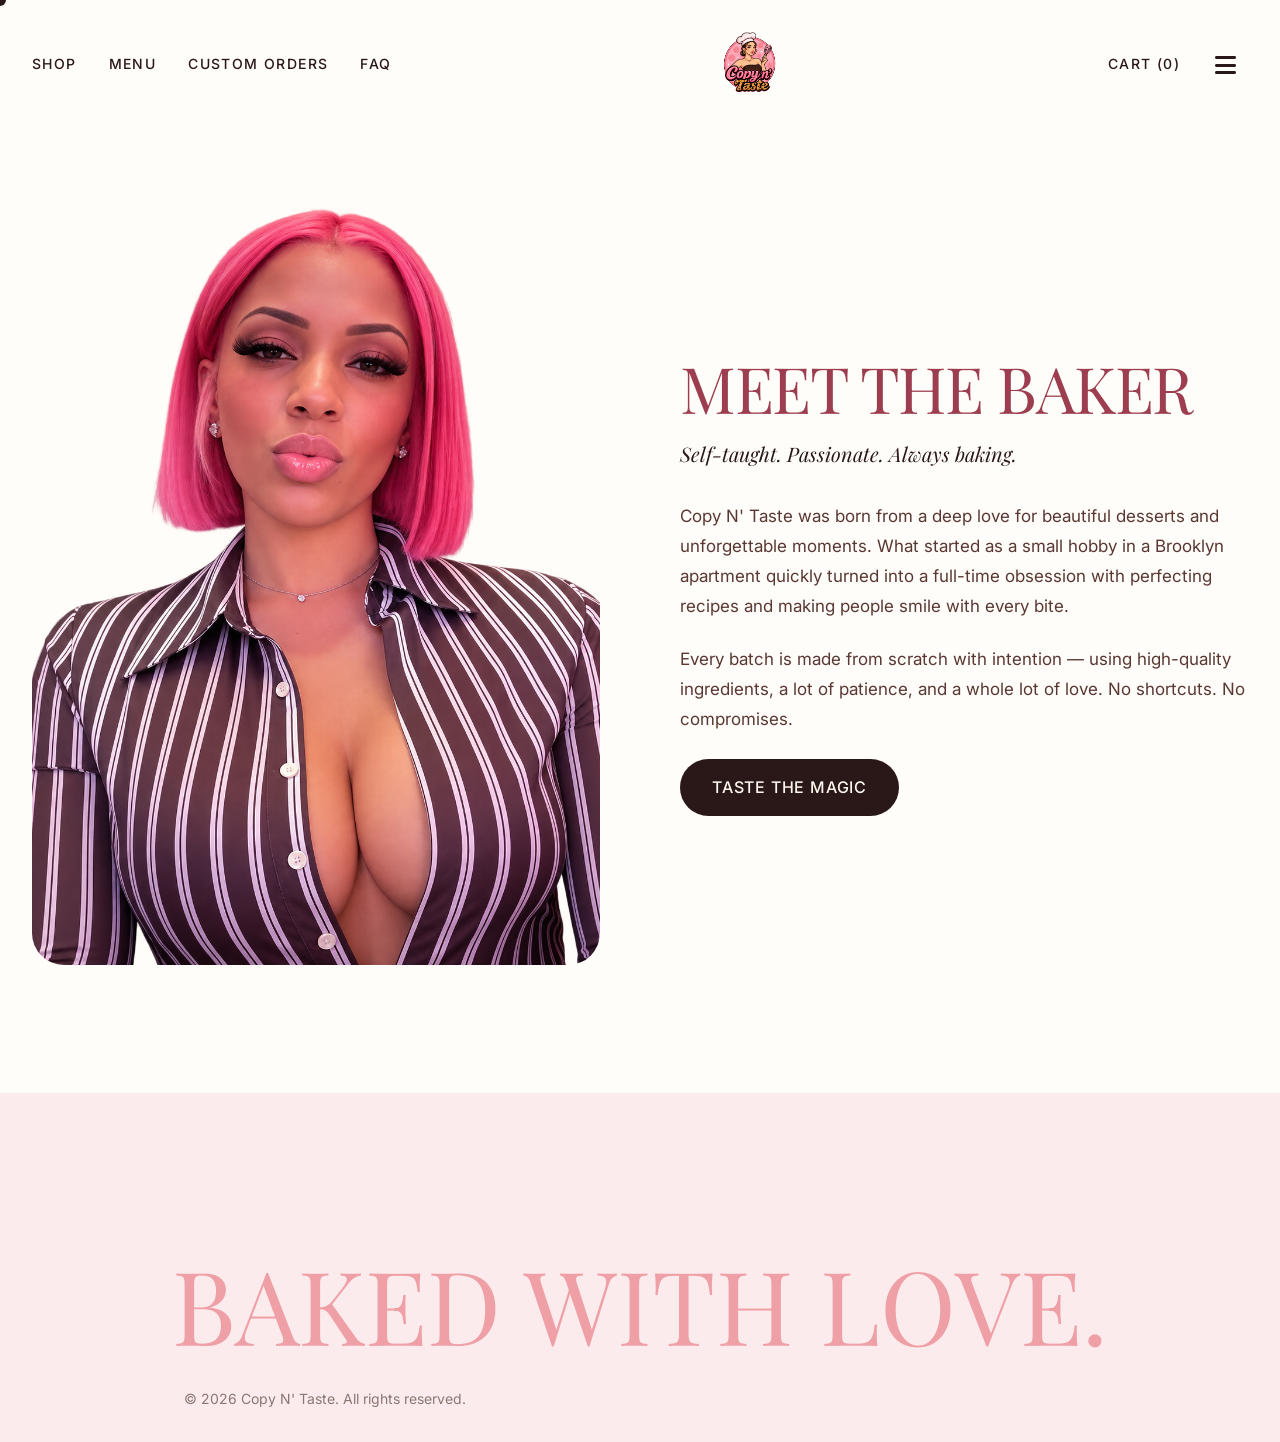
<file: about.html>
<!DOCTYPE html>
<html lang="en">
<head>
  <meta charset="UTF-8">
  <meta name="viewport" content="width=device-width, initial-scale=1.0">
  <title>About Us | Copy N' Taste</title>
  <meta name="description" content="Meet the baker behind Copy N' Taste — custom baked goods made with love in Brooklyn, NY.">
  
  <!-- Favicon -->
  <link rel="icon" type="image/png" href="favicon.png">
  <link rel="apple-touch-icon" href="favicon.png">

  <link rel="preconnect" href="https://fonts.googleapis.com">
  <link rel="preconnect" href="https://fonts.gstatic.com" crossorigin>
  <link rel="stylesheet" href="https://fonts.googleapis.com/css2?family=Inter:wght@300;400;500;600&family=Playfair+Display:ital,wght@0,400;0,700;1,400&display=swap">
  <link rel="stylesheet" href="css/style.css">
  <link rel="stylesheet" href="css/responsive.css">
  <link rel="stylesheet" href="https://cdnjs.cloudflare.com/ajax/libs/font-awesome/6.4.0/css/all.min.css">

  <style>
    .about-grid {
      display: grid;
      grid-template-columns: 1fr 1fr;
      gap: 5rem;
      align-items: center;
      padding: calc(var(--spacing-xl) + 80px) 0 var(--spacing-xl);
    }

    .about-baker-img {
      width: 100%;
      border-radius: var(--border-radius-lg);
      aspect-ratio: 3 / 4;
      object-fit: cover;
      display: block;
    }

    .about-text h1 {
      color: var(--berry);
      font-size: clamp(2.5rem, 5vw, 5rem);
      margin-bottom: 0.75rem;
    }

    .about-tagline {
      font-size: 1.25rem;
      font-family: var(--font-heading);
      font-style: italic;
      color: var(--chocolate);
      margin-bottom: 2rem;
    }

    .about-body {
      margin-bottom: 1.5rem;
      font-size: 1.0625rem;
      line-height: 1.75;
      max-width: 55ch;
    }

    /* Mobile */
    @media (max-width: 767px) {
      .about-grid {
        grid-template-columns: 1fr;
        gap: 2.5rem;
        padding: calc(var(--spacing-lg) + 70px) 0 var(--spacing-lg);
      }

      .about-baker-img {
       
        border-radius: var(--border-radius-md);
        max-height: 380px;
      }

      .about-text h1 {
        font-size: clamp(2.25rem, 9vw, 3rem);
      }

      .about-tagline {
        font-size: 1.0625rem;
        margin-bottom: 1.5rem;
      }

      .about-body {
        font-size: 1rem;
        max-width: 100%;
      }

      .about-text .btn {
        width: 100%;
        justify-content: center;
      }
    }
  </style>
</head>
<body>

  <div class="custom-cursor"></div>

  <!-- Mobile Menu Overlay -->
  <div class="mobile-overlay">
    <div class="mobile-nav-links">
      <a href="shop.html" class="mobile-nav-link">Shop</a>
      <a href="menu.html" class="mobile-nav-link">Menu</a>
      <a href="custom-orders.html" class="mobile-nav-link">Custom Orders</a>
      <a href="about.html" class="mobile-nav-link">About</a>
      <a href="faq.html" class="mobile-nav-link">FAQ</a>
    </div>
  </div>

  <!-- Navbar -->
  <nav class="navbar scrolled">
    <div class="nav-links desktop-only">
      <a href="shop.html" class="nav-link">Shop</a>
      <a href="menu.html" class="nav-link">Menu</a>
      <a href="custom-orders.html" class="nav-link">Custom Orders</a>
      <a href="faq.html" class="nav-link">FAQ</a>
    </div>
    <a href="index.html" class="logo">
      <img src="images/logo.png" alt="Copy N' Taste" class="logo-img">
    </a>
    <div class="nav-icons">
      <a href="cart.html" class="nav-link cart-link">Cart <span class="cart-count">(0)</span></a>
      <button class="mobile-menu-btn" aria-label="Open menu">
        <i class="fas fa-bars"></i>
      </button>
    </div>
  </nav>

  <!-- About Content -->
  <section style="padding: 0;">
    <div class="container">
      <div class="about-grid">

        <!-- Baker Image -->
        <div>
          <img src="images/baker.jpg" alt="Meet the Baker — Copy N' Taste" class="about-baker-img">
        </div>

        <!-- Text Content -->
        <div class="about-text">
          <h1>MEET THE BAKER</h1>
          <p class="about-tagline">Self-taught. Passionate. Always baking.</p>
          <p class="about-body">Copy N' Taste was born from a deep love for beautiful desserts and unforgettable moments. What started as a small hobby in a Brooklyn apartment quickly turned into a full-time obsession with perfecting recipes and making people smile with every bite.</p>
          <p class="about-body">Every batch is made from scratch with intention — using high-quality ingredients, a lot of patience, and a whole lot of love. No shortcuts. No compromises.</p>
          <a href="shop.html" class="btn btn-primary btn-magnetic">
            <span class="btn-inner">Taste the Magic</span>
          </a>
        </div>

      </div>
    </div>
  </section>

  <!-- Footer -->
  <footer class="footer">
    <div class="container">
      <div class="footer-bottom" style="border-top: none;">
        <div class="footer-big-text" style="font-size: clamp(2rem, 8vw, 8rem);">BAKED WITH LOVE.</div>
        <p style="font-size: 0.875rem; color: var(--muted);">&copy; 2026 Copy N' Taste. All rights reserved.</p>
      </div>
    </div>
  </footer>

  <script src="https://cdnjs.cloudflare.com/ajax/libs/gsap/3.12.2/gsap.min.js"></script>
  <script src="js/main.js"></script>
</body>
</html>
</file>
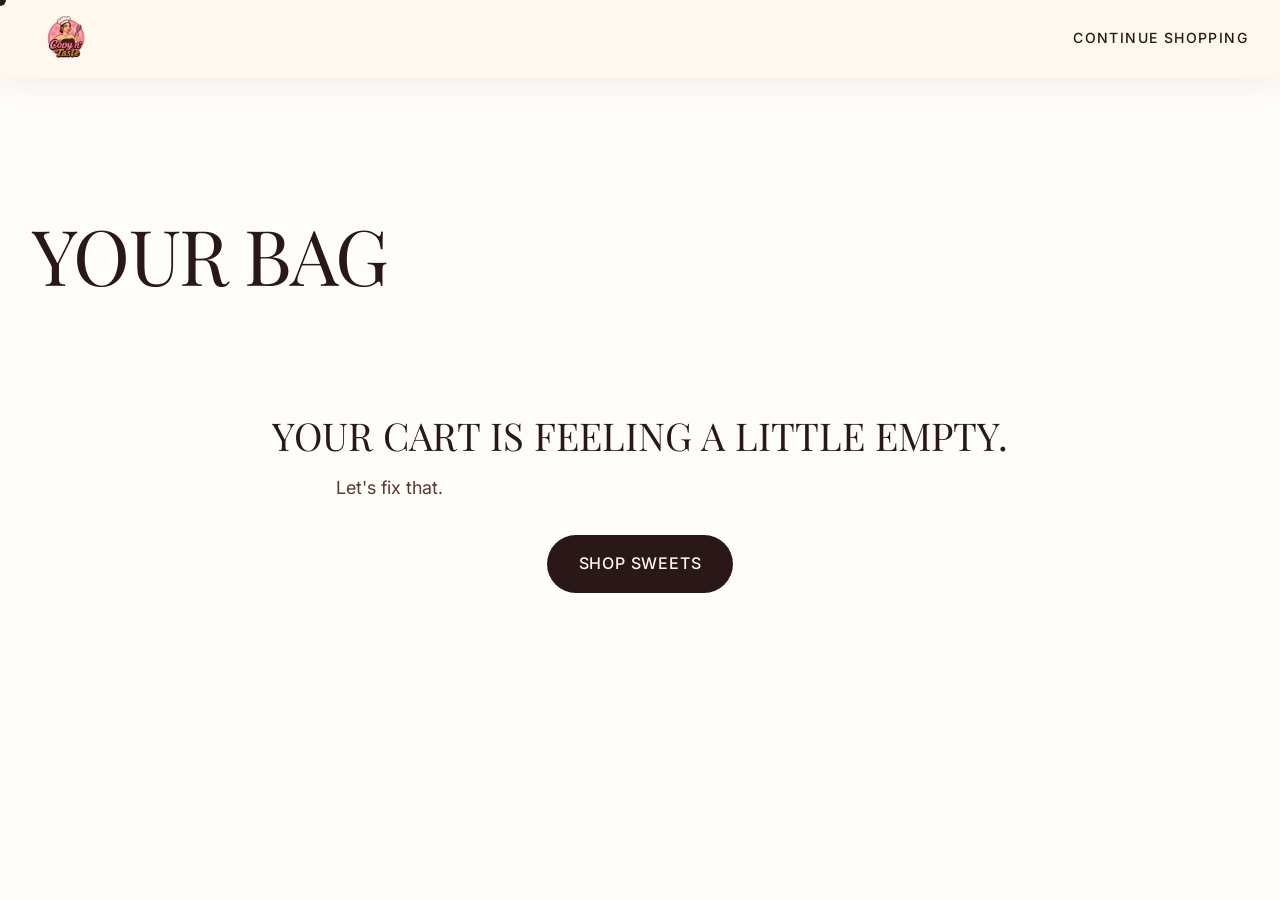
<file: cart.html>
<!DOCTYPE html>
<html lang="en">
<head>
  <meta charset="UTF-8">
  <meta name="viewport" content="width=device-width, initial-scale=1.0">
  <!-- Favicon -->
  <link rel="icon" type="image/png" href="favicon.png">
  <link rel="apple-touch-icon" href="favicon.png">

  <title>Your Bag | Copy N' Taste</title>
  
  <link rel="stylesheet" href="css/style.css">
  <link rel="stylesheet" href="css/responsive.css">
  <link rel="stylesheet" href="https://cdnjs.cloudflare.com/ajax/libs/font-awesome/6.4.0/css/all.min.css">
  
  <style>
    .cart-page-section { padding: calc(var(--spacing-xl) + 80px) 0 var(--spacing-xl); }
    .cart-table { width: 100%; border-collapse: collapse; margin-bottom: 3rem; }
    .cart-table th { text-align: left; padding: 1rem; border-bottom: 1px solid var(--muted); font-family: var(--font-body); text-transform: uppercase; letter-spacing: 0.1em; font-size: 0.875rem; }
    .cart-table td { padding: 1.5rem 1rem; border-bottom: 1px solid rgba(41,24,23,0.1); vertical-align: middle; }
    .cart-item-info { display: flex; align-items: center; gap: 1.5rem; }
    .cart-item-img-lg { width: 100px; height: 100px; object-fit: cover; border-radius: var(--border-radius-sm); }
    .cart-totals { max-width: 400px; margin-left: auto; background: var(--pink-soft); padding: 2rem; border-radius: var(--border-radius-md); }
    .promo-form { display: flex; margin-bottom: 2rem; }
    .promo-input { flex: 1; padding: 0.75rem; border: 1px solid var(--muted); border-radius: var(--border-radius-sm) 0 0 var(--border-radius-sm); background: transparent; }
    .promo-btn { padding: 0.75rem 1.5rem; background: var(--chocolate); color: var(--cream); border: none; border-radius: 0 var(--border-radius-sm) var(--border-radius-sm) 0; cursor: pointer; }
    
    @media (max-width: 768px) {
      .cart-table thead { display: none; }
      .cart-table, .cart-table tbody, .cart-table tr, .cart-table td { display: block; width: 100%; }
      .cart-table tr { margin-bottom: 1rem; border: 1px solid rgba(41,24,23,0.1); padding: 1rem; border-radius: var(--border-radius-sm); }
      .cart-table td { padding: 0.5rem 0; border: none; text-align: right; }
      .cart-table td:first-child { text-align: left; }
      .cart-item-info { flex-direction: column; align-items: flex-start; }
    }
  </style>
</head>
<body>

  <!-- Custom Cursor -->
  <div class="custom-cursor"></div>

  <!-- Navbar -->
  <nav class="navbar scrolled">
    <a href="index.html" class="logo"><img src="images/logo.png" alt="Copy N' Taste" class="logo-img"></a>
    <div class="nav-icons">
      <a href="shop.html" class="nav-link">Continue Shopping</a>
    </div>
  </nav>

  <section class="cart-page-section">
    <div class="container">
      <h1 style="margin-bottom: 3rem;">Your Bag</h1>
      
      <div id="full-cart-container">
        <!-- Rendered by JS -->
      </div>
      
    </div>
  </section>

  <!-- Scripts -->
  <script src="js/cart.js"></script>
  <script src="js/main.js"></script>
  <script>
    document.addEventListener('DOMContentLoaded', () => {
      const container = document.getElementById('full-cart-container');
      const cartData = JSON.parse(localStorage.getItem('cnt_cart')) || [];
      
      if(cartData.length === 0) {
        container.innerHTML = `
          <div style="text-align:center; padding: 4rem 0;">
            <h3>YOUR CART IS FEELING A LITTLE EMPTY.</h3>
            <p style="margin: 1rem 0 2rem;">Let's fix that.</p>
            <a href="shop.html" class="btn btn-primary">Shop Sweets</a>
          </div>
        `;
        return;
      }
      
      let html = `
        <table class="cart-table">
          <thead>
            <tr>
              <th>Product</th>
              <th>Price</th>
              <th>Quantity</th>
              <th>Total</th>
            </tr>
          </thead>
          <tbody>
      `;
      
      let subtotal = 0;
      cartData.forEach(item => {
        const total = item.price * item.quantity;
        subtotal += total;
        html += `
          <tr>
            <td>
              <div class="cart-item-info">
                <img src="${item.image}" alt="${item.name}" class="cart-item-img-lg">
                <div>
                  <h4>${item.name}</h4>
                  <button onclick="window.removeFromCart('${item.id}'); location.reload();" style="background:none;border:none;color:var(--muted);text-decoration:underline;cursor:pointer;margin-top:0.5rem;font-size:0.875rem;">Remove</button>
                </div>
              </div>
            </td>
            <td>$${item.price.toFixed(2)}</td>
            <td>
              <div class="quantity-controls">
                <button class="qty-btn" onclick="window.updateQuantity('${item.id}', ${item.quantity - 1}); location.reload();">-</button>
                <span>${item.quantity}</span>
                <button class="qty-btn" onclick="window.updateQuantity('${item.id}', ${item.quantity + 1}); location.reload();">+</button>
              </div>
            </td>
            <td><strong>$${total.toFixed(2)}</strong></td>
          </tr>
        `;
      });
      
      html += `</tbody></table>`;
      
      html += `
        <div class="cart-totals">
          <div class="promo-form">
            <input type="text" class="promo-input" placeholder="Promo Code">
            <button class="promo-btn" onclick="alert('Promo code applied!')">Apply</button>
          </div>
          <div style="display:flex;justify-content:space-between;margin-bottom:1rem;">
            <span>Subtotal</span>
            <span>$${subtotal.toFixed(2)}</span>
          </div>
          <div style="display:flex;justify-content:space-between;margin-bottom:2rem;font-size:0.875rem;color:var(--muted);">
            <span>Taxes & Shipping</span>
            <span>Calculated at checkout</span>
          </div>
          <a href="checkout.html" class="btn btn-primary" style="width:100%;">Proceed to Checkout</a>
        </div>
      `;
      
      container.innerHTML = html;
    });
  </script>
</body>
</html>
</file>
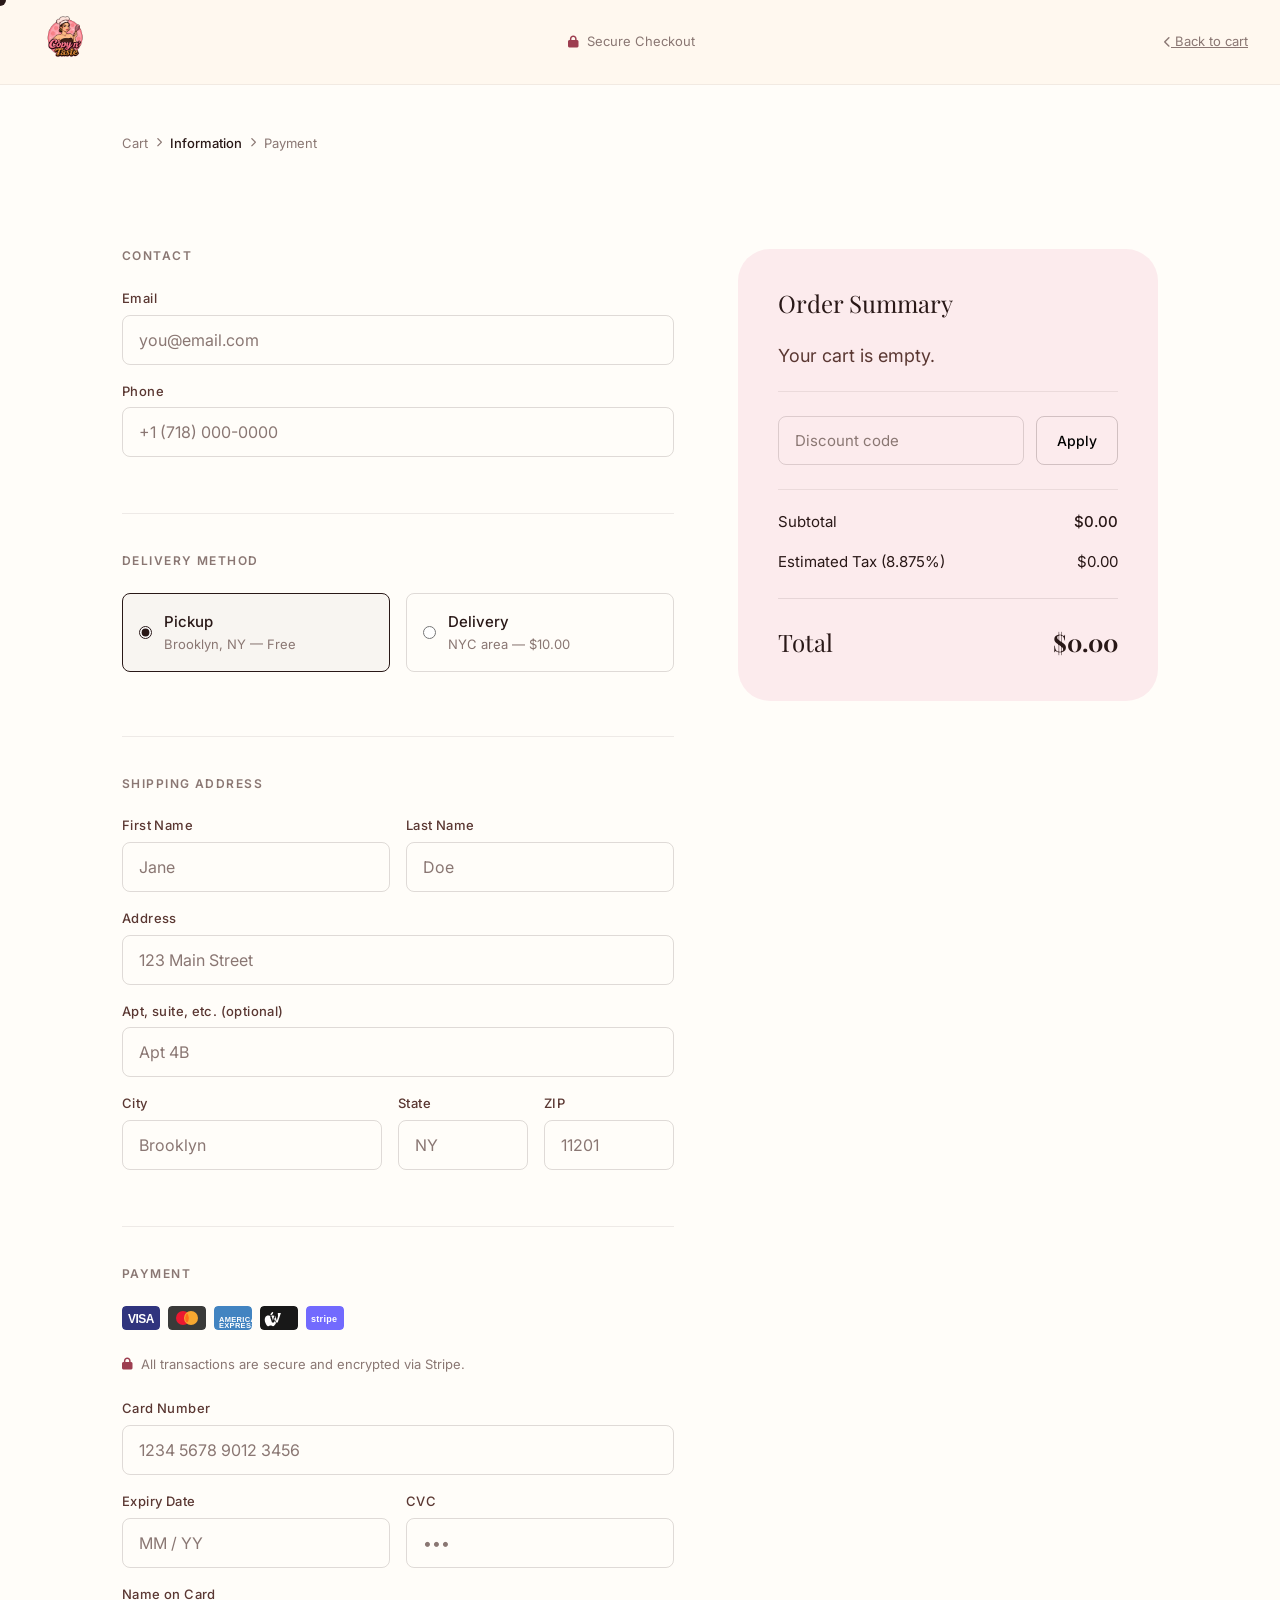
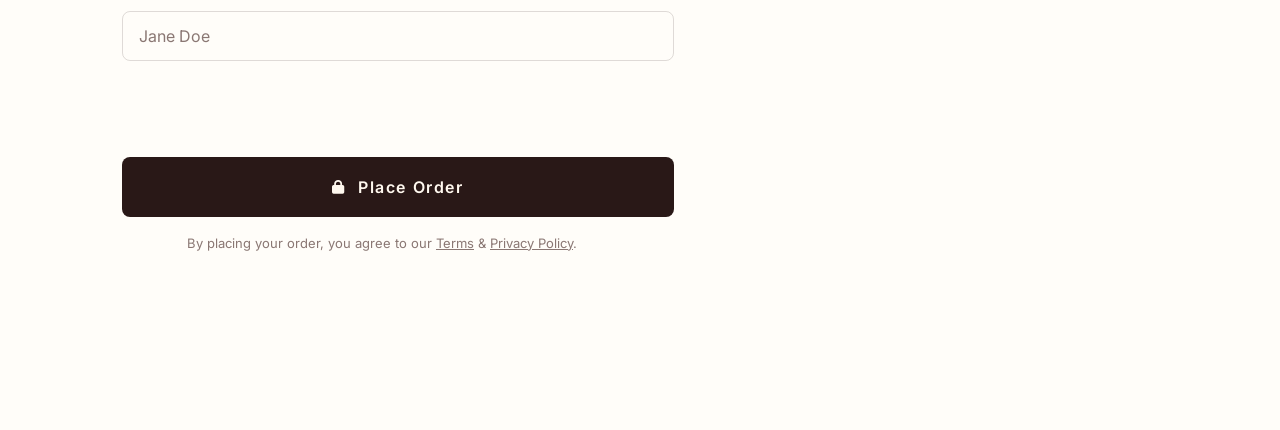
<file: checkout.html>
<!DOCTYPE html>
<html lang="en">
<head>
  <meta charset="UTF-8">
  <meta name="viewport" content="width=device-width, initial-scale=1.0">
  <!-- Favicon -->
  <link rel="icon" type="image/png" href="favicon.png">
  <link rel="apple-touch-icon" href="favicon.png">

  <title>Checkout | Copy N' Taste</title>
  <meta name="description" content="Secure checkout for Copy N' Taste custom baked goods.">
  
  <link rel="preconnect" href="https://fonts.googleapis.com">
  <link rel="preconnect" href="https://fonts.gstatic.com" crossorigin>
  <link rel="stylesheet" href="https://fonts.googleapis.com/css2?family=Inter:wght@300;400;500;600&family=Playfair+Display:ital,wght@0,400;0,700;1,400&display=swap">
  <link rel="stylesheet" href="css/style.css">
  <link rel="stylesheet" href="css/responsive.css">
  <link rel="stylesheet" href="https://cdnjs.cloudflare.com/ajax/libs/font-awesome/6.4.0/css/all.min.css">
  
  <style>
    body { background-color: var(--warm-white); }
    
    .checkout-nav {
      position: sticky;
      top: 0;
      z-index: 100;
      background: rgba(255,248,239,0.95);
      backdrop-filter: blur(15px);
      border-bottom: 1px solid rgba(41,24,23,0.06);
      padding: 1rem 2rem;
      display: flex;
      justify-content: space-between;
      align-items: center;
    }

    .checkout-page-wrap {
      max-width: 1100px;
      margin: 0 auto;
      padding: 3rem 2rem 6rem;
    }

    .checkout-breadcrumb {
      display: flex;
      align-items: center;
      gap: 0.5rem;
      font-size: 0.8125rem;
      color: var(--muted);
      margin-bottom: 3rem;
    }

    .checkout-breadcrumb span.active {
      color: var(--chocolate);
      font-weight: 500;
    }

    .secure-badge {
      display: inline-flex;
      align-items: center;
      gap: 0.5rem;
      font-size: 0.8125rem;
      color: var(--muted);
    }

    .form-label {
      display: block;
      font-family: var(--font-body);
      font-size: 0.8125rem;
      font-weight: 500;
      letter-spacing: 0.03em;
      color: var(--brown);
      margin-bottom: 0.375rem;
    }

    .stripe-card-row {
      background: var(--warm-white);
      border: 1px solid rgba(41,24,23,0.15);
      border-radius: var(--border-radius-sm);
      padding: 1rem;
      margin-bottom: 1rem;
      font-family: var(--font-body);
      font-size: 0.9375rem;
      color: var(--muted);
      display: flex;
      align-items: center;
      gap: 0.75rem;
    }

    .stripe-lock {
      display: flex;
      align-items: center;
      gap: 0.5rem;
      font-size: 0.8125rem;
      color: var(--muted);
      margin-bottom: 1.5rem;
    }

    .card-brand-icons {
      display: flex;
      gap: 0.5rem;
      margin-bottom: 1.5rem;
      align-items: center;
      flex-wrap: wrap;
    }

    .card-brand-icons svg {
      border-radius: 4px;
      opacity: 0.9;
      transition: opacity 0.2s;
    }

    .card-brand-icons svg:hover {
      opacity: 1;
    }

    .submit-btn {
      width: 100%;
      padding: 1.25rem 2rem;
      font-size: 1rem;
      font-family: var(--font-body);
      font-weight: 600;
      letter-spacing: 0.1em;
      border-radius: var(--border-radius-sm);
      background: var(--chocolate);
      color: var(--cream);
      border: none;
      cursor: pointer;
      transition: all 0.3s ease;
      display: flex;
      align-items: center;
      justify-content: center;
      gap: 0.75rem;
      min-height: 56px;
    }

    .submit-btn:hover { background: var(--berry); }
    .submit-btn:disabled { opacity: 0.6; cursor: not-allowed; }

    .summary-divider {
      border: none;
      border-top: 1px solid rgba(41,24,23,0.08);
      margin: 1.25rem 0;
    }

    .promo-row {
      display: flex;
      gap: 0.75rem;
      margin: 1.5rem 0;
    }

    .promo-row input {
      flex: 1;
      font-size: 0.9375rem;
    }

    .promo-row button {
      padding: 0 1.25rem;
      background: transparent;
      border: 1px solid rgba(41,24,23,0.2);
      border-radius: var(--border-radius-sm);
      font-size: 0.875rem;
      font-family: var(--font-body);
      font-weight: 500;
      cursor: pointer;
      white-space: nowrap;
      transition: all 0.2s;
    }

    .promo-row button:hover {
      background: var(--chocolate);
      color: var(--cream);
      border-color: var(--chocolate);
    }

    @media (max-width: 767px) {
      .checkout-page-wrap { padding: 1.5rem 1rem 4rem; }
      .checkout-nav { padding: 0.75rem 1rem; }
      /* Back link hidden in nav on mobile — shown in the mobile-back-bar instead */
      .checkout-nav .back-link { display: none; }
      .mobile-back-bar { display: flex !important; }
    }
  </style>
</head>
<body>

  <div class="custom-cursor"></div>

  <!-- Minimal Checkout Nav -->
  <nav class="checkout-nav">
    <a href="index.html">
      <img src="images/logo.png" alt="Copy N' Taste" style="height: 44px; mix-blend-mode: multiply;">
    </a>
    <span class="secure-badge">
      <i class="fas fa-lock" style="font-size: 0.75rem; color: var(--berry);"></i>
      Secure Checkout
    </span>
    <a href="cart.html" class="back-link" style="font-size: 0.8125rem; color: var(--muted); text-decoration: underline;">
      <i class="fas fa-chevron-left" style="font-size: 0.7rem;"></i> Back to cart
    </a>
  </nav>

  <!-- Mobile-only back bar -->
  <div class="mobile-back-bar" style="display:none; align-items:center; padding: 0.75rem 1rem; border-bottom: 1px solid rgba(41,24,23,0.06); background: var(--warm-white);">
    <a href="cart.html" style="display:inline-flex; align-items:center; gap:0.5rem; font-size:0.875rem; font-weight:500; color:var(--chocolate);">
      <svg xmlns="http://www.w3.org/2000/svg" width="16" height="16" viewBox="0 0 24 24" fill="none" stroke="currentColor" stroke-width="2" stroke-linecap="round" stroke-linejoin="round"><polyline points="15 18 9 12 15 6"/></svg>
      Back to cart
    </a>
  </div>

  <div class="checkout-page-wrap">
    
    <!-- Breadcrumb -->
    <div class="checkout-breadcrumb">
      <a href="cart.html">Cart</a>
      <i class="fas fa-chevron-right" style="font-size: 0.6rem;"></i>
      <span class="active">Information</span>
      <i class="fas fa-chevron-right" style="font-size: 0.6rem;"></i>
      <span>Payment</span>
    </div>

    <div class="checkout-container">

      <!-- LEFT: Form -->
      <div class="checkout-form-col">
        <form id="checkout-form" novalidate>

          <!-- Contact -->
          <div class="checkout-section">
            <h3>Contact</h3>
            <div class="form-group">
              <label class="form-label" for="email">Email</label>
              <input type="email" id="email" class="form-control" placeholder="you@email.com" required>
            </div>
            <div class="form-group">
              <label class="form-label" for="phone">Phone</label>
              <input type="tel" id="phone" class="form-control" placeholder="+1 (718) 000-0000" required>
            </div>
          </div>

          <!-- Delivery Method -->
          <div class="checkout-section">
            <h3>Delivery Method</h3>
            <div class="delivery-options">
              <label class="delivery-option active" id="opt-pickup">
                <input type="radio" name="delivery" value="pickup" checked>
                <div>
                  <div style="font-weight:500; font-size:0.9375rem;">Pickup</div>
                  <div style="font-size:0.8125rem; color:var(--muted);">Brooklyn, NY &mdash; Free</div>
                </div>
              </label>
              <label class="delivery-option" id="opt-delivery">
                <input type="radio" name="delivery" value="delivery">
                <div>
                  <div style="font-weight:500; font-size:0.9375rem;">Delivery</div>
                  <div style="font-size:0.8125rem; color:var(--muted);">NYC area &mdash; $10.00</div>
                </div>
              </label>
            </div>
          </div>

          <!-- Shipping Address -->
          <div class="checkout-section" id="address-section">
            <h3>Shipping Address</h3>
            <div class="form-row">
              <div class="form-group" style="flex:1;">
                <label class="form-label" for="first-name">First Name</label>
                <input type="text" id="first-name" class="form-control" placeholder="Jane" required>
              </div>
              <div class="form-group" style="flex:1;">
                <label class="form-label" for="last-name">Last Name</label>
                <input type="text" id="last-name" class="form-control" placeholder="Doe" required>
              </div>
            </div>
            <div class="form-group">
              <label class="form-label" for="address">Address</label>
              <input type="text" id="address" class="form-control" placeholder="123 Main Street" required>
            </div>
            <div class="form-group">
              <label class="form-label" for="apt">Apt, suite, etc. (optional)</label>
              <input type="text" id="apt" class="form-control" placeholder="Apt 4B">
            </div>
            <div class="form-row">
              <div class="form-group" style="flex:2;">
                <label class="form-label" for="city">City</label>
                <input type="text" id="city" class="form-control" placeholder="Brooklyn" required>
              </div>
              <div class="form-group" style="flex:1;">
                <label class="form-label" for="state">State</label>
                <input type="text" id="state" class="form-control" placeholder="NY" required>
              </div>
              <div class="form-group" style="flex:1;">
                <label class="form-label" for="zip">ZIP</label>
                <input type="text" id="zip" class="form-control" placeholder="11201" required>
              </div>
            </div>
          </div>

          <!-- Payment -->
          <div class="checkout-section" style="border-bottom:none;">
            <h3>Payment</h3>
            <div class="card-brand-icons">
              <!-- Visa -->
              <svg xmlns="http://www.w3.org/2000/svg" role="img" viewBox="0 0 38 24" width="38" height="24" aria-label="Visa">
                <rect width="38" height="24" rx="4" fill="#1A1F71"/>
                <text x="6" y="17" font-family="Arial,sans-serif" font-size="12" font-weight="bold" fill="#fff" letter-spacing="-0.5">VISA</text>
              </svg>
              <!-- Mastercard -->
              <svg xmlns="http://www.w3.org/2000/svg" role="img" viewBox="0 0 38 24" width="38" height="24" aria-label="Mastercard">
                <rect width="38" height="24" rx="4" fill="#252525"/>
                <circle cx="15" cy="12" r="7" fill="#EB001B"/>
                <circle cx="23" cy="12" r="7" fill="#F79E1B"/>
                <path d="M19 7.2a7 7 0 0 1 0 9.6A7 7 0 0 1 19 7.2z" fill="#FF5F00"/>
              </svg>
              <!-- Amex -->
              <svg xmlns="http://www.w3.org/2000/svg" role="img" viewBox="0 0 38 24" width="38" height="24" aria-label="American Express">
                <rect width="38" height="24" rx="4" fill="#2E77BC"/>
                <text x="5" y="16" font-family="Arial,sans-serif" font-size="7.5" font-weight="bold" fill="#fff" letter-spacing="0.3">AMERICAN</text>
                <text x="5" y="22" font-family="Arial,sans-serif" font-size="7.5" font-weight="bold" fill="#fff" letter-spacing="0.3">EXPRESS</text>
              </svg>
              <!-- Apple Pay -->
              <svg xmlns="http://www.w3.org/2000/svg" role="img" viewBox="0 0 38 24" width="38" height="24" aria-label="Apple Pay">
                <rect width="38" height="24" rx="4" fill="#000"/>
                <path d="M12.5 8.3c.5-.6.8-1.4.7-2.2-.7 0-1.6.5-2.1 1.1-.5.5-.8 1.3-.7 2.1.7.1 1.5-.4 2.1-1zm.7 1.1c-1.2-.1-2.2.7-2.7.7-.5 0-1.4-.7-2.3-.6-1.2 0-2.3.7-2.9 1.7-1.2 2.2-.3 5.4.9 7.2.6.9 1.3 1.8 2.2 1.8.9 0 1.2-.6 2.3-.6 1.1 0 1.4.6 2.3.6.9 0 1.5-.9 2.1-1.7.7-.9 1-1.8 1-1.8s-1.8-.7-1.9-2.9c0-1.8 1.5-2.7 1.5-2.7s-.8-1.6-2.5-1.7zm5.8-2.3h1.9l-3.2 9.5h-1.7l-1-3.2h-.1l-1 3.2H12l-2.1-6.3h1.8l1.2 4.2h.1l1.1-4.2h1.5l1.1 4.2h.1l1.2-4.2-.2-3.2z" fill="#fff"/>
              </svg>
              <!-- Stripe badge -->
              <svg xmlns="http://www.w3.org/2000/svg" role="img" viewBox="0 0 38 24" width="38" height="24" aria-label="Stripe">
                <rect width="38" height="24" rx="4" fill="#635BFF"/>
                <text x="5" y="16" font-family="Arial,sans-serif" font-size="9" font-weight="bold" fill="#fff" letter-spacing="0.3">stripe</text>
              </svg>
            </div>
            <div class="stripe-lock">
              <i class="fas fa-lock" style="color: var(--berry); font-size: 0.75rem;"></i>
              All transactions are secure and encrypted via Stripe.
            </div>
            <div class="form-group">
              <label class="form-label">Card Number</label>
              <input type="text" class="form-control" id="card-number" placeholder="1234 5678 9012 3456" maxlength="19" required>
            </div>
            <div class="form-row">
              <div class="form-group" style="flex:1;">
                <label class="form-label">Expiry Date</label>
                <input type="text" class="form-control" placeholder="MM / YY" maxlength="7" required>
              </div>
              <div class="form-group" style="flex:1;">
                <label class="form-label">CVC</label>
                <input type="text" class="form-control" placeholder="&bull;&bull;&bull;" maxlength="4" required>
              </div>
            </div>
            <div class="form-group">
              <label class="form-label">Name on Card</label>
              <input type="text" class="form-control" placeholder="Jane Doe" required>
            </div>
          </div>

          <button type="submit" class="submit-btn" id="place-order-btn">
            <i class="fas fa-lock" style="font-size: 0.875rem;"></i>
            <span id="btn-text">Place Order</span>
          </button>

          <p style="text-align:center; font-size:0.8125rem; color:var(--muted); margin-top:1rem;">
            By placing your order, you agree to our 
            <a href="#" style="text-decoration:underline;">Terms</a> &amp; 
            <a href="#" style="text-decoration:underline;">Privacy Policy</a>.
          </p>

        </form>
      </div>

      <!-- RIGHT: Order Summary -->
      <div class="checkout-summary-col">
        <div class="checkout-summary">
          <h3 style="font-family:var(--font-heading); font-size:1.5rem; margin-bottom:1.5rem; font-weight:400;">Order Summary</h3>
          <div class="checkout-summary-items">
            <!-- Injected by checkout.js -->
          </div>
          <hr class="summary-divider">
          <div class="promo-row">
            <input type="text" class="form-control" placeholder="Discount code" id="promo-input">
            <button type="button" onclick="applyPromo()">Apply</button>
          </div>
          <hr class="summary-divider">
          <div class="summary-item">
            <span>Subtotal</span>
            <span class="checkout-subtotal" style="font-weight:500;">$0.00</span>
          </div>
          <div class="summary-item" id="delivery-line" style="display:none;">
            <span>Delivery</span>
            <span>$10.00</span>
          </div>
          <div class="summary-item">
            <span>Estimated Tax (8.875%)</span>
            <span class="checkout-tax">$0.00</span>
          </div>
          <div class="summary-total">
            <span>Total</span>
            <span class="checkout-total" style="font-weight:700;">$0.00</span>
          </div>
        </div>
      </div>

    </div>
  </div>

  <!-- Scripts -->
  <script src="https://cdnjs.cloudflare.com/ajax/libs/gsap/3.12.2/gsap.min.js"></script>
  <script src="js/main.js"></script>
  <script src="js/checkout.js"></script>
  <script>
    // Delivery toggle
    document.querySelectorAll('.delivery-option').forEach(opt => {
      opt.addEventListener('click', () => {
        document.querySelectorAll('.delivery-option').forEach(o => o.classList.remove('active'));
        opt.classList.add('active');
        document.getElementById('delivery-line').style.display =
          opt.id === 'opt-delivery' ? 'flex' : 'none';
      });
    });

    // Promo
    function applyPromo() {
      const val = document.getElementById('promo-input').value.trim();
      if (val.toUpperCase() === 'SWEET10') {
        alert('Promo applied! 10% off your order.');
      } else if (val) {
        alert('This promo code is not valid. Try SWEET10!');
      }
    }

    // Card number auto-format
    document.getElementById('card-number')?.addEventListener('input', function(e) {
      let v = e.target.value.replace(/\D/g, '').substring(0, 16);
      let parts = [];
      for (let i = 0; i < v.length; i += 4) parts.push(v.substring(i, i + 4));
      e.target.value = parts.join(' ');
    });
  </script>
</body>
</html>
</file>
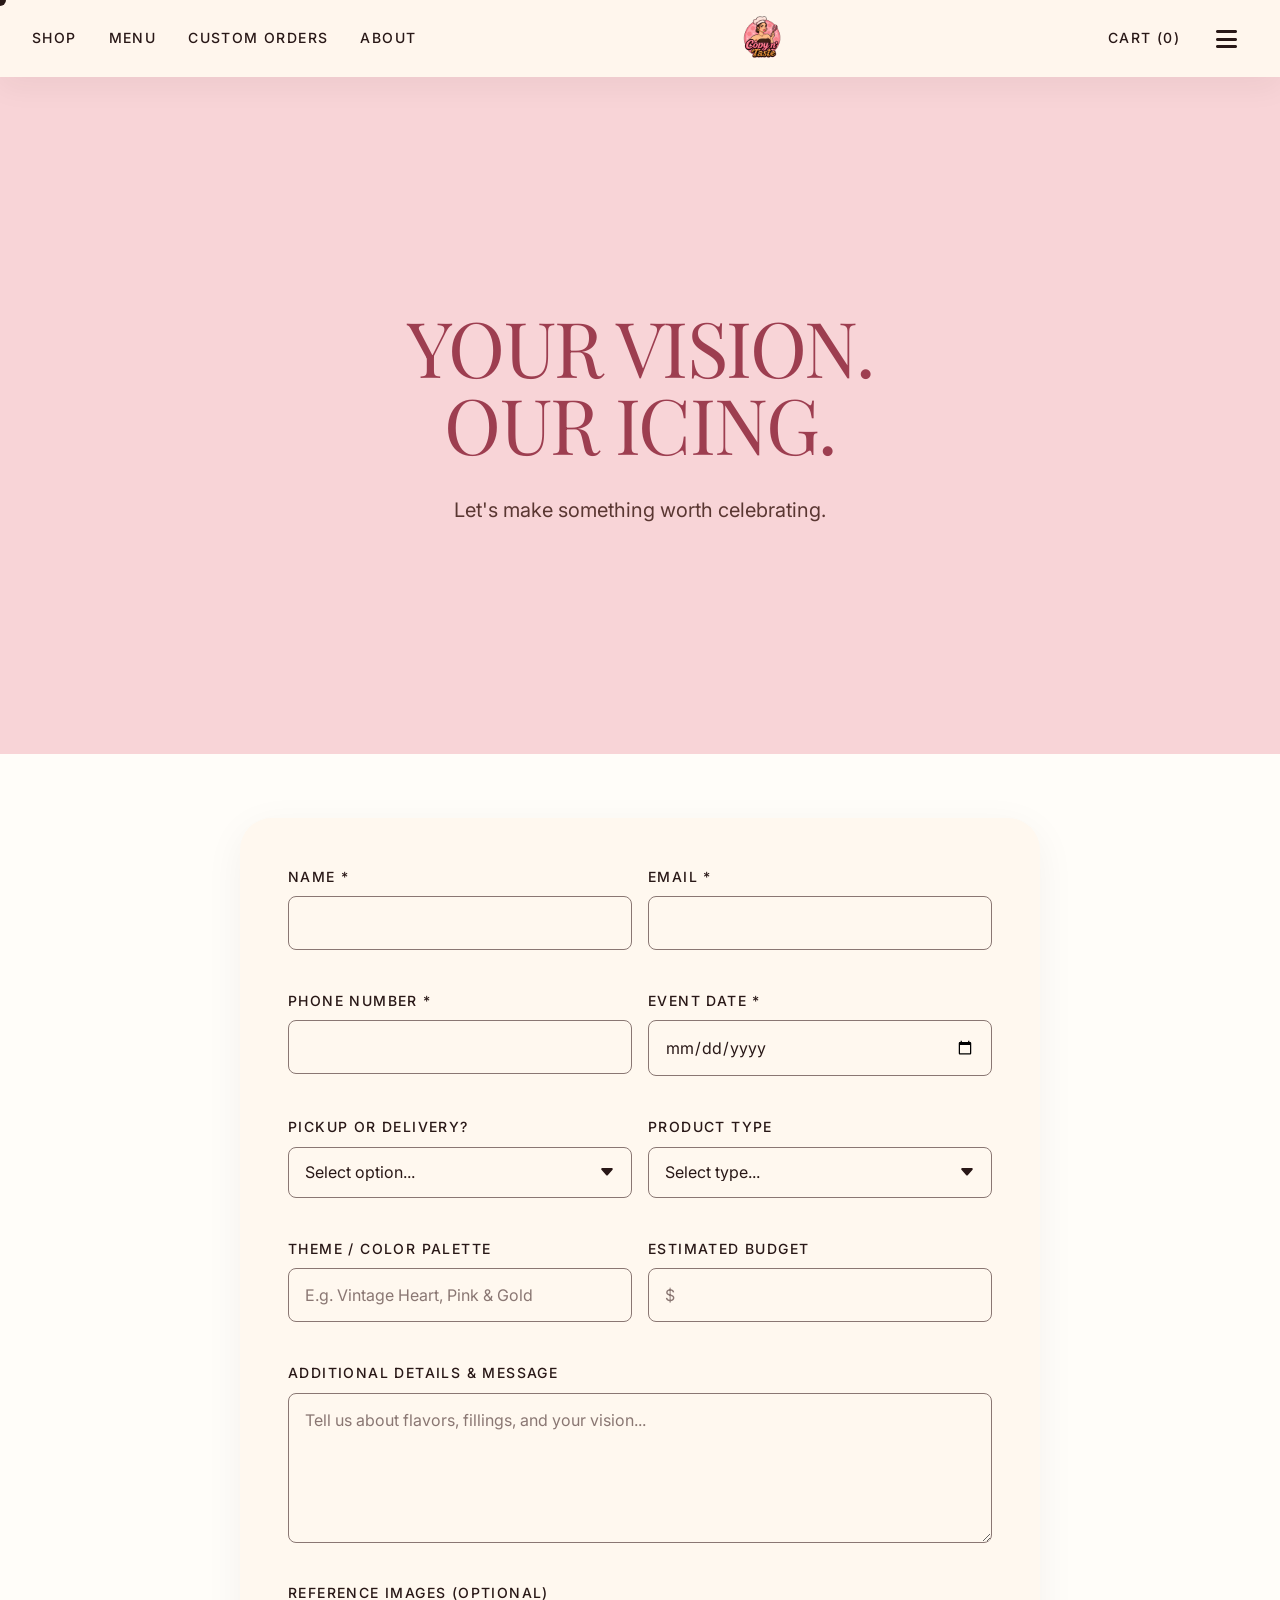
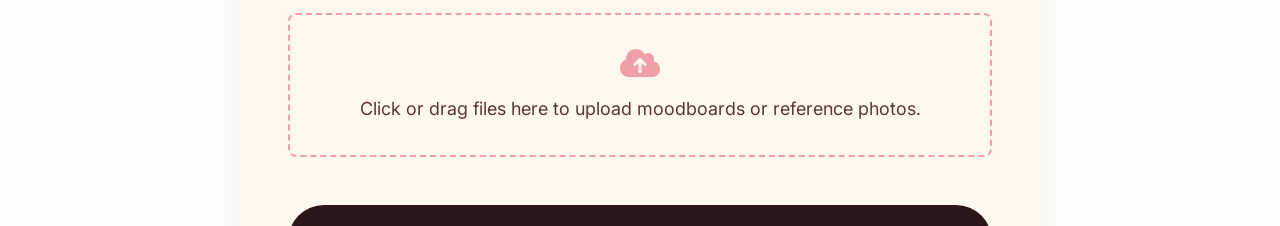
<file: contact.html>
<!DOCTYPE html>
<html lang="en">
<head>
  <meta charset="UTF-8">
  <meta http-equiv="refresh" content="0; url=custom-orders.html">
  <title>Contact | Copy N' Taste</title>
</head>
<body>
  <p>Redirecting to Custom Orders (Contact)...</p>
</body>
</html>
</file>
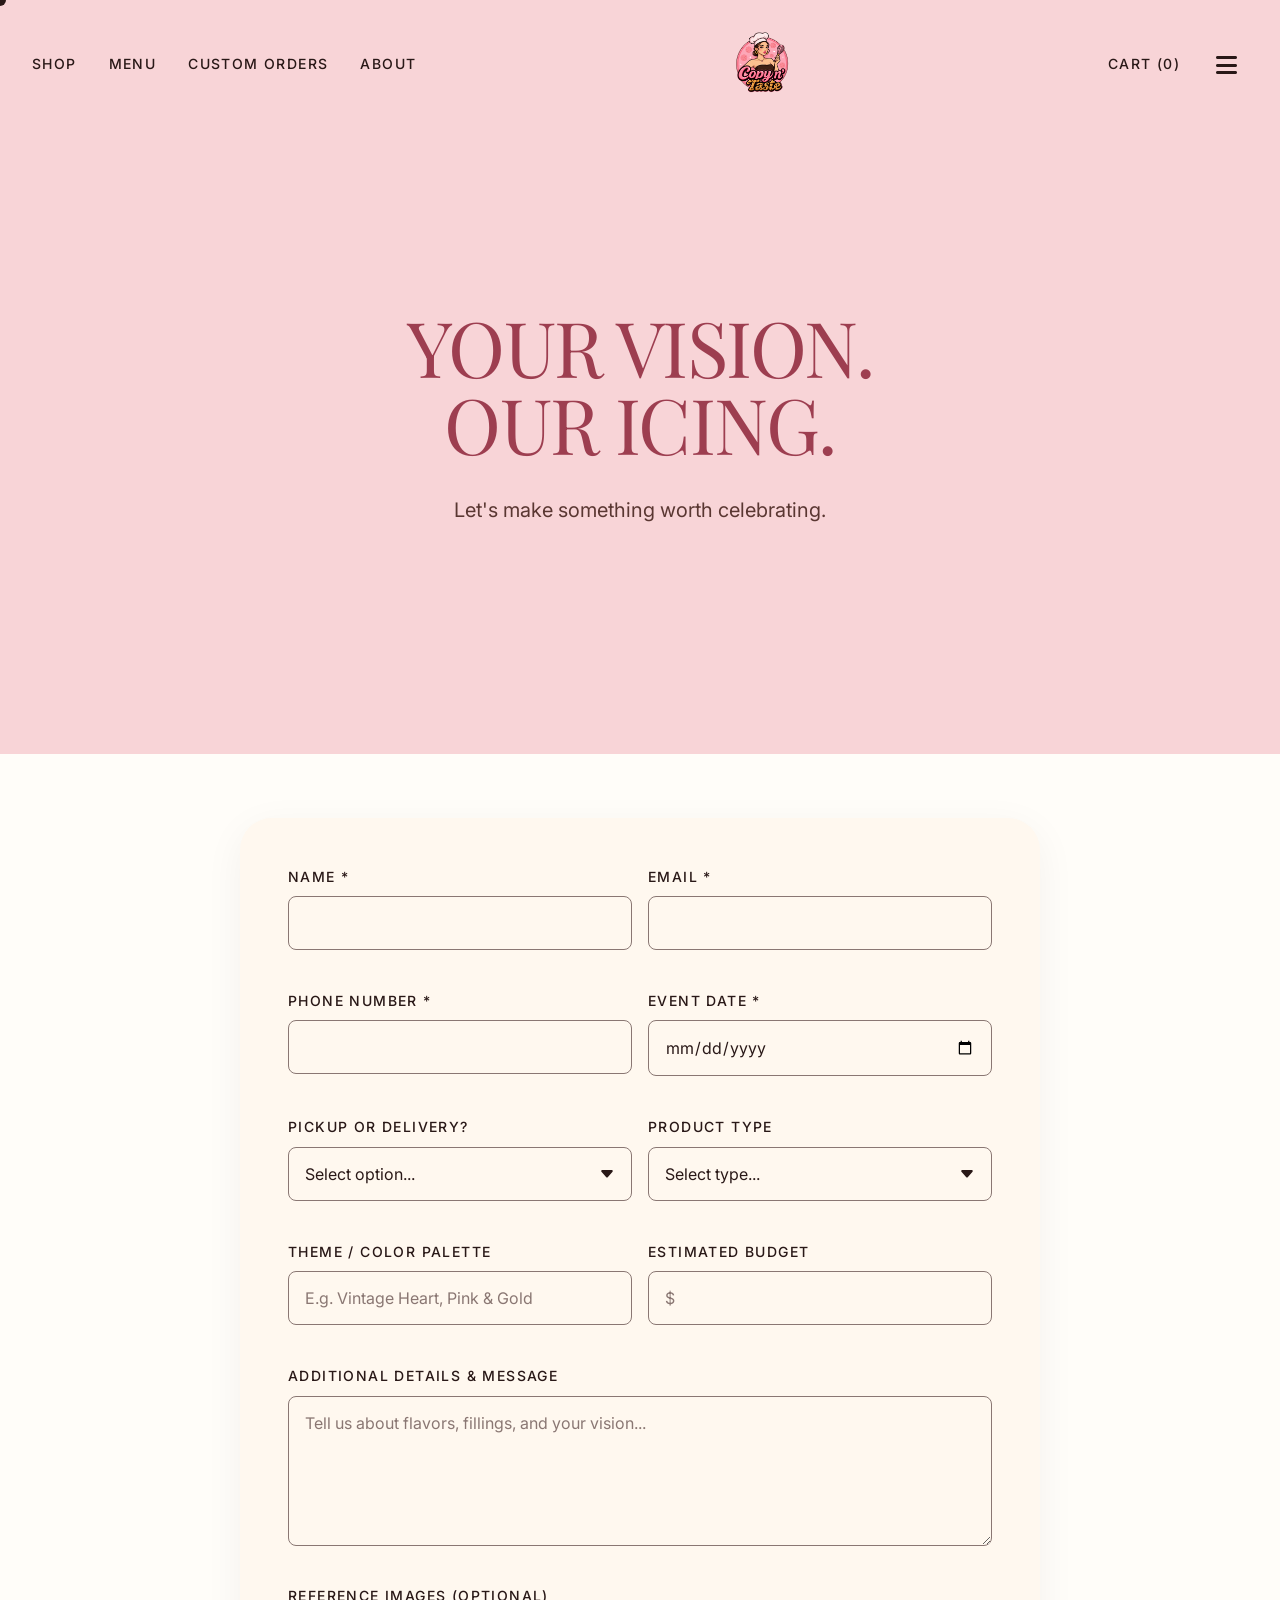
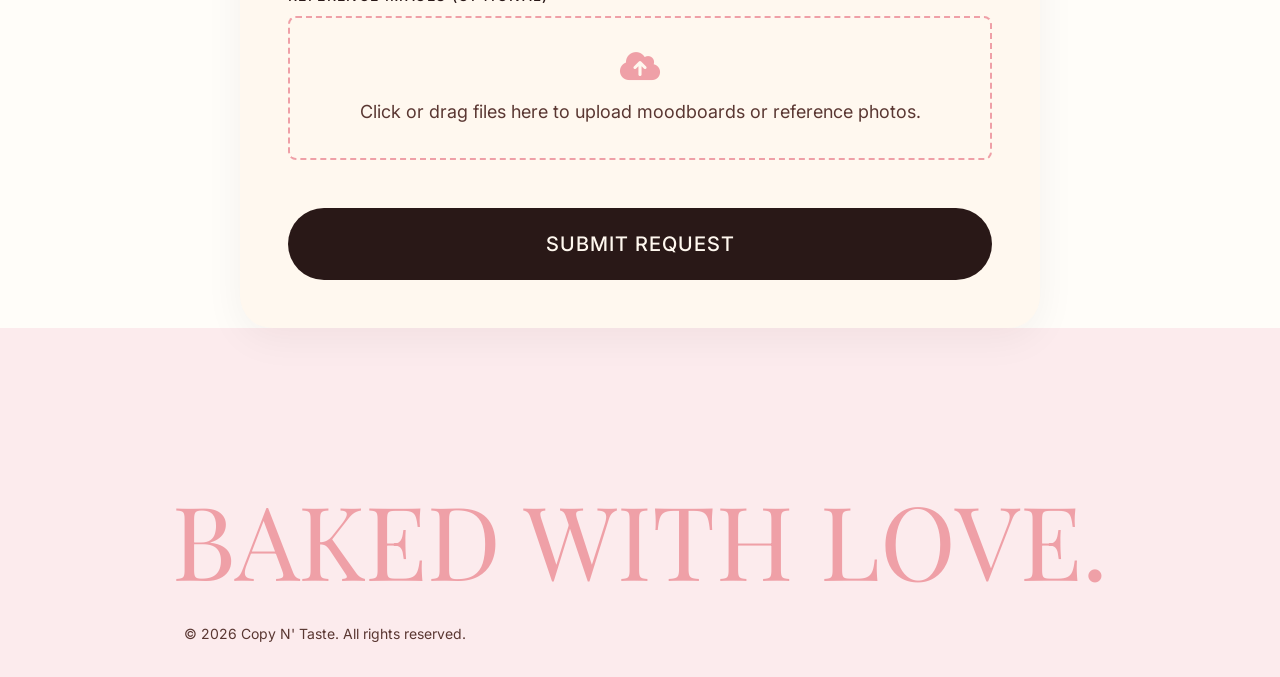
<file: custom-orders.html>
<!DOCTYPE html>
<html lang="en">
<head>
  <meta charset="UTF-8">
  <meta name="viewport" content="width=device-width, initial-scale=1.0">
  <!-- Favicon -->
  <link rel="icon" type="image/png" href="favicon.png">
  <link rel="apple-touch-icon" href="favicon.png">

  <title>Custom Orders | Copy N' Taste</title>
  
  <link rel="stylesheet" href="css/style.css">
  <link rel="stylesheet" href="css/checkout.css">
  <link rel="stylesheet" href="css/responsive.css">
  <link rel="stylesheet" href="https://cdnjs.cloudflare.com/ajax/libs/font-awesome/6.4.0/css/all.min.css">
  
  <style>
    .custom-hero {
      background-color: var(--pink-light);
      padding: calc(var(--spacing-xl) + 80px) 0 var(--spacing-xl);
      text-align: center;
    }
    .custom-hero h1 {
      font-size: clamp(3rem, 6vw, 6rem);
      color: var(--berry);
      margin-bottom: 2rem;
      line-height: 1;
    }
    .form-row { margin-bottom: 1.5rem; }
    textarea.form-control { resize: vertical; min-height: 150px; }
    select.form-control { appearance: none; background: url('data:image/svg+xml;utf8,<svg xmlns="http://www.w3.org/2000/svg" width="16" height="16" fill="%23291817" viewBox="0 0 16 16"><path d="M7.247 11.14L2.451 5.658C1.885 5.013 2.345 4 3.204 4h9.592a1 1 0 0 1 .753 1.659l-4.796 5.48a1 1 0 0 1-1.506 0z"/></svg>') no-repeat right 1rem center; }
  </style>
</head>
<body>

  <!-- Custom Cursor -->
  <div class="custom-cursor"></div>

  <!-- Cart Overlay & Drawer -->
  <div class="cart-overlay"></div>
  <div class="cart-drawer">
    <div class="cart-header">
      <h3>Your Cart</h3>
      <button class="close-cart"><i class="fas fa-times"></i></button>
    </div>
    <div class="cart-items"></div>
    <div class="cart-footer">
      <div class="cart-subtotal">
        <span>Subtotal</span>
        <span class="cart-subtotal-amount">$0.00</span>
      </div>
      <a href="checkout.html" class="btn btn-primary btn-magnetic"><span class="btn-inner">Checkout</span></a>
      <button class="btn btn-secondary btn-continue">Continue Shopping</button>
    </div>
  </div>

  <!-- Mobile Menu -->
  <div class="mobile-overlay">
    <div class="mobile-nav-links">
      <a href="shop.html" class="mobile-nav-link">Shop</a>
      <a href="menu.html" class="mobile-nav-link">Menu</a>
      <a href="custom-orders.html" class="mobile-nav-link">Custom Orders</a>
      <a href="about.html" class="mobile-nav-link">About</a>
    </div>
  </div>

  <!-- Navbar -->
  <nav class="navbar scrolled">
    <div class="nav-links desktop-only">
      <a href="shop.html" class="nav-link">Shop</a>
      <a href="menu.html" class="nav-link">Menu</a>
      <a href="custom-orders.html" class="nav-link">Custom Orders</a>
      <a href="about.html" class="nav-link">About</a>
    </div>
    <a href="index.html" class="logo"><img src="images/logo.png" alt="Copy N' Taste" class="logo-img"></a>
    <div class="nav-icons">
      <a href="#" class="nav-link cart-link">Cart <span class="cart-count">(0)</span></a>
      <button class="mobile-menu-btn"><i class="fas fa-bars"></i></button>
    </div>
  </nav>

  <section class="custom-hero">
    <div style="padding: 100px 0px;" class="container">
      <h1>YOUR VISION.<br>OUR ICING.</h1>
      <p style="margin: 0 auto; font-size: 1.25rem;">Let's make something worth celebrating.</p>
    </div>
  </section>

  <section class="container" style="padding-top: var(--spacing-lg);">
    <form class="custom-order-form" id="custom-order-form">
      
      <div class="form-row">
        <div class="form-group" style="flex: 1;">
          <label class="label" style="display:block; margin-bottom:0.5rem;">Name *</label>
          <input type="text" class="form-control" required>
        </div>
        <div class="form-group" style="flex: 1;">
          <label class="label" style="display:block; margin-bottom:0.5rem;">Email *</label>
          <input type="email" class="form-control" required>
        </div>
      </div>
      
      <div class="form-row">
        <div class="form-group" style="flex: 1;">
          <label class="label" style="display:block; margin-bottom:0.5rem;">Phone Number *</label>
          <input type="tel" class="form-control" required>
        </div>
        <div class="form-group" style="flex: 1;">
          <label class="label" style="display:block; margin-bottom:0.5rem;">Event Date *</label>
          <input type="date" class="form-control" required>
        </div>
      </div>
      
      <div class="form-row">
        <div class="form-group" style="flex: 1;">
          <label class="label" style="display:block; margin-bottom:0.5rem;">Pickup or Delivery?</label>
          <select class="form-control" required>
            <option value="">Select option...</option>
            <option value="pickup">Pickup (Brooklyn)</option>
            <option value="delivery">Delivery (NYC Area)</option>
          </select>
        </div>
        <div class="form-group" style="flex: 1;">
          <label class="label" style="display:block; margin-bottom:0.5rem;">Product Type</label>
          <select class="form-control" required>
            <option value="">Select type...</option>
            <option value="cake">Custom Cake</option>
            <option value="cupcakes">Cupcakes</option>
            <option value="cookies">Cookies</option>
            <option value="other">Other / Not Sure</option>
          </select>
        </div>
      </div>
      
      <div class="form-row">
        <div class="form-group" style="flex: 1;">
          <label class="label" style="display:block; margin-bottom:0.5rem;">Theme / Color Palette</label>
          <input type="text" class="form-control" placeholder="E.g. Vintage Heart, Pink & Gold">
        </div>
        <div class="form-group" style="flex: 1;">
          <label class="label" style="display:block; margin-bottom:0.5rem;">Estimated Budget</label>
          <input type="text" class="form-control" placeholder="$">
        </div>
      </div>
      
      <div class="form-group" style="margin-bottom: 2rem;">
        <label class="label" style="display:block; margin-bottom:0.5rem;">Additional Details & Message</label>
        <textarea class="form-control" placeholder="Tell us about flavors, fillings, and your vision..." required></textarea>
      </div>
      
      <div class="form-group" style="margin-bottom: 3rem;">
        <label class="label" style="display:block; margin-bottom:0.5rem;">Reference Images (Optional)</label>
        <div class="file-upload-wrapper">
          <i class="fas fa-cloud-upload-alt" style="font-size: 2rem; color: var(--pink); margin-bottom: 1rem;"></i>
          <p>Click or drag files here to upload moodboards or reference photos.</p>
          <input type="file" multiple style="display: none;" id="ref-images">
        </div>
      </div>
      
      <button type="submit" class="btn btn-primary" style="width: 100%; padding: 1.5rem; font-size: 1.25rem;">SUBMIT REQUEST</button>
      
    </form>
  </section>

  <!-- Footer -->
  <footer class="footer">
    <div class="container">
      <div class="footer-bottom" style="border-top: none;">
        <div class="footer-big-text" style="font-size: clamp(2rem, 8vw, 8rem);">BAKED WITH LOVE.</div>
        <p style="font-size: 0.875rem;">&copy; 2026 Copy N' Taste. All rights reserved.</p>
      </div>
    </div>
  </footer>

  <!-- Scripts -->
  <script src="js/cart.js"></script>
  <script src="js/checkout.js"></script>
  <script src="js/main.js"></script>
  <script>
    document.querySelector('.file-upload-wrapper').addEventListener('click', () => {
      document.getElementById('ref-images').click();
    });
  </script>
</body>
</html>
</file>
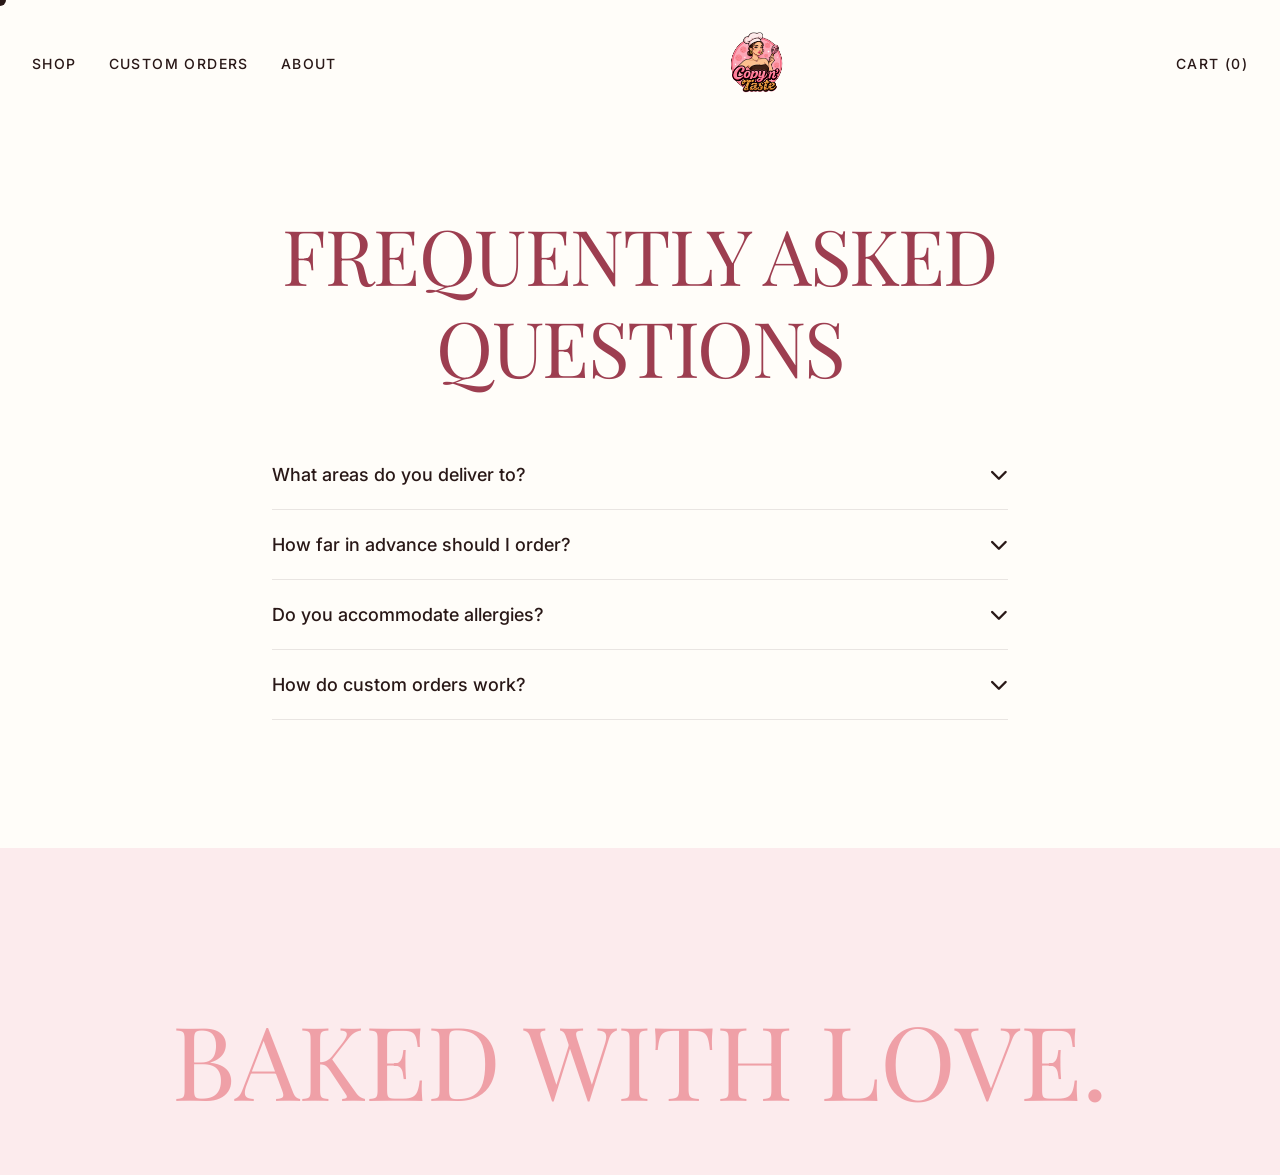
<file: faq.html>
<!DOCTYPE html>
<html lang="en">
<head>
  <meta charset="UTF-8">
  <meta name="viewport" content="width=device-width, initial-scale=1.0">
  <!-- Favicon -->
  <link rel="icon" type="image/png" href="favicon.png">
  <link rel="apple-touch-icon" href="favicon.png">

  <title>FAQ | Copy N' Taste</title>
  
  <link rel="stylesheet" href="css/style.css">
  <link rel="stylesheet" href="css/responsive.css">
  <link rel="stylesheet" href="https://cdnjs.cloudflare.com/ajax/libs/font-awesome/6.4.0/css/all.min.css">
  
  <style>
    .faq-section { max-width: 800px; margin: 0 auto; padding: calc(var(--spacing-xl) + 80px) var(--container-padding) var(--spacing-xl); }
    .accordion-item { border-bottom: 1px solid rgba(41,24,23,0.1); }
    .accordion-header {
      width: 100%; padding: 1.5rem 0;
      background: transparent; border: none;
      display: flex; justify-content: space-between; align-items: center;
      font-family: var(--font-body); font-size: 1.125rem; font-weight: 500;
      cursor: pointer; color: var(--chocolate); text-align: left;
    }
    .accordion-content {
      padding-bottom: 1.5rem;
      display: none;
      color: var(--brown);
    }
    .accordion-item.active .accordion-content { display: block; }
    .accordion-item.active .accordion-header i { transform: rotate(180deg); color: var(--pink); }
  </style>
</head>
<body>

  <div class="custom-cursor"></div>

  <!-- Navbar -->
  <nav class="navbar scrolled">
    <div class="nav-links desktop-only">
      <a href="shop.html" class="nav-link">Shop</a>
      <a href="custom-orders.html" class="nav-link">Custom Orders</a>
      <a href="about.html" class="nav-link">About</a>
    </div>
    <a href="index.html" class="logo"><img src="images/logo.png" alt="Copy N' Taste" class="logo-img"></a>
    <div class="nav-icons">
      <a href="cart.html" class="nav-link cart-link">Cart <span class="cart-count">(0)</span></a>
    </div>
  </nav>

  <section class="faq-section">
    <h1 style="text-align: center; margin-bottom: 3rem; color: var(--berry);">FREQUENTLY ASKED QUESTIONS</h1>
    
    <div class="accordion">
      <div class="accordion-item">
        <button class="accordion-header" onclick="this.parentElement.classList.toggle('active')">
          What areas do you deliver to? <i class="fas fa-chevron-down"></i>
        </button>
        <div class="accordion-content">
          <p>We deliver throughout Brooklyn and most of Manhattan. Delivery fees vary based on distance.</p>
        </div>
      </div>
      <div class="accordion-item">
        <button class="accordion-header" onclick="this.parentElement.classList.toggle('active')">
          How far in advance should I order? <i class="fas fa-chevron-down"></i>
        </button>
        <div class="accordion-content">
          <p>For custom cakes, we recommend at least 2 weeks notice. For standard shop items, 48 hours is required.</p>
        </div>
      </div>
      <div class="accordion-item">
        <button class="accordion-header" onclick="this.parentElement.classList.toggle('active')">
          Do you accommodate allergies? <i class="fas fa-chevron-down"></i>
        </button>
        <div class="accordion-content">
          <p>While we can omit certain ingredients upon request, our kitchen processes nuts, dairy, wheat, and soy. We cannot guarantee a 100% allergen-free environment.</p>
        </div>
      </div>
      <div class="accordion-item">
        <button class="accordion-header" onclick="this.parentElement.classList.toggle('active')">
          How do custom orders work? <i class="fas fa-chevron-down"></i>
        </button>
        <div class="accordion-content">
          <p>Simply fill out our <a href="custom-orders.html" style="text-decoration: underline;">Custom Order form</a> with your details. We'll reply within 24-48 hours with a quote and consultation link!</p>
        </div>
      </div>
    </div>
  </section>

  <!-- Footer -->
  <footer class="footer">
    <div class="container">
      <div class="footer-bottom" style="border-top: none;">
        <div class="footer-big-text" style="font-size: clamp(2rem, 8vw, 8rem);">BAKED WITH LOVE.</div>
      </div>
    </div>
  </footer>

  <script src="js/main.js"></script>
</body>
</html>
</file>
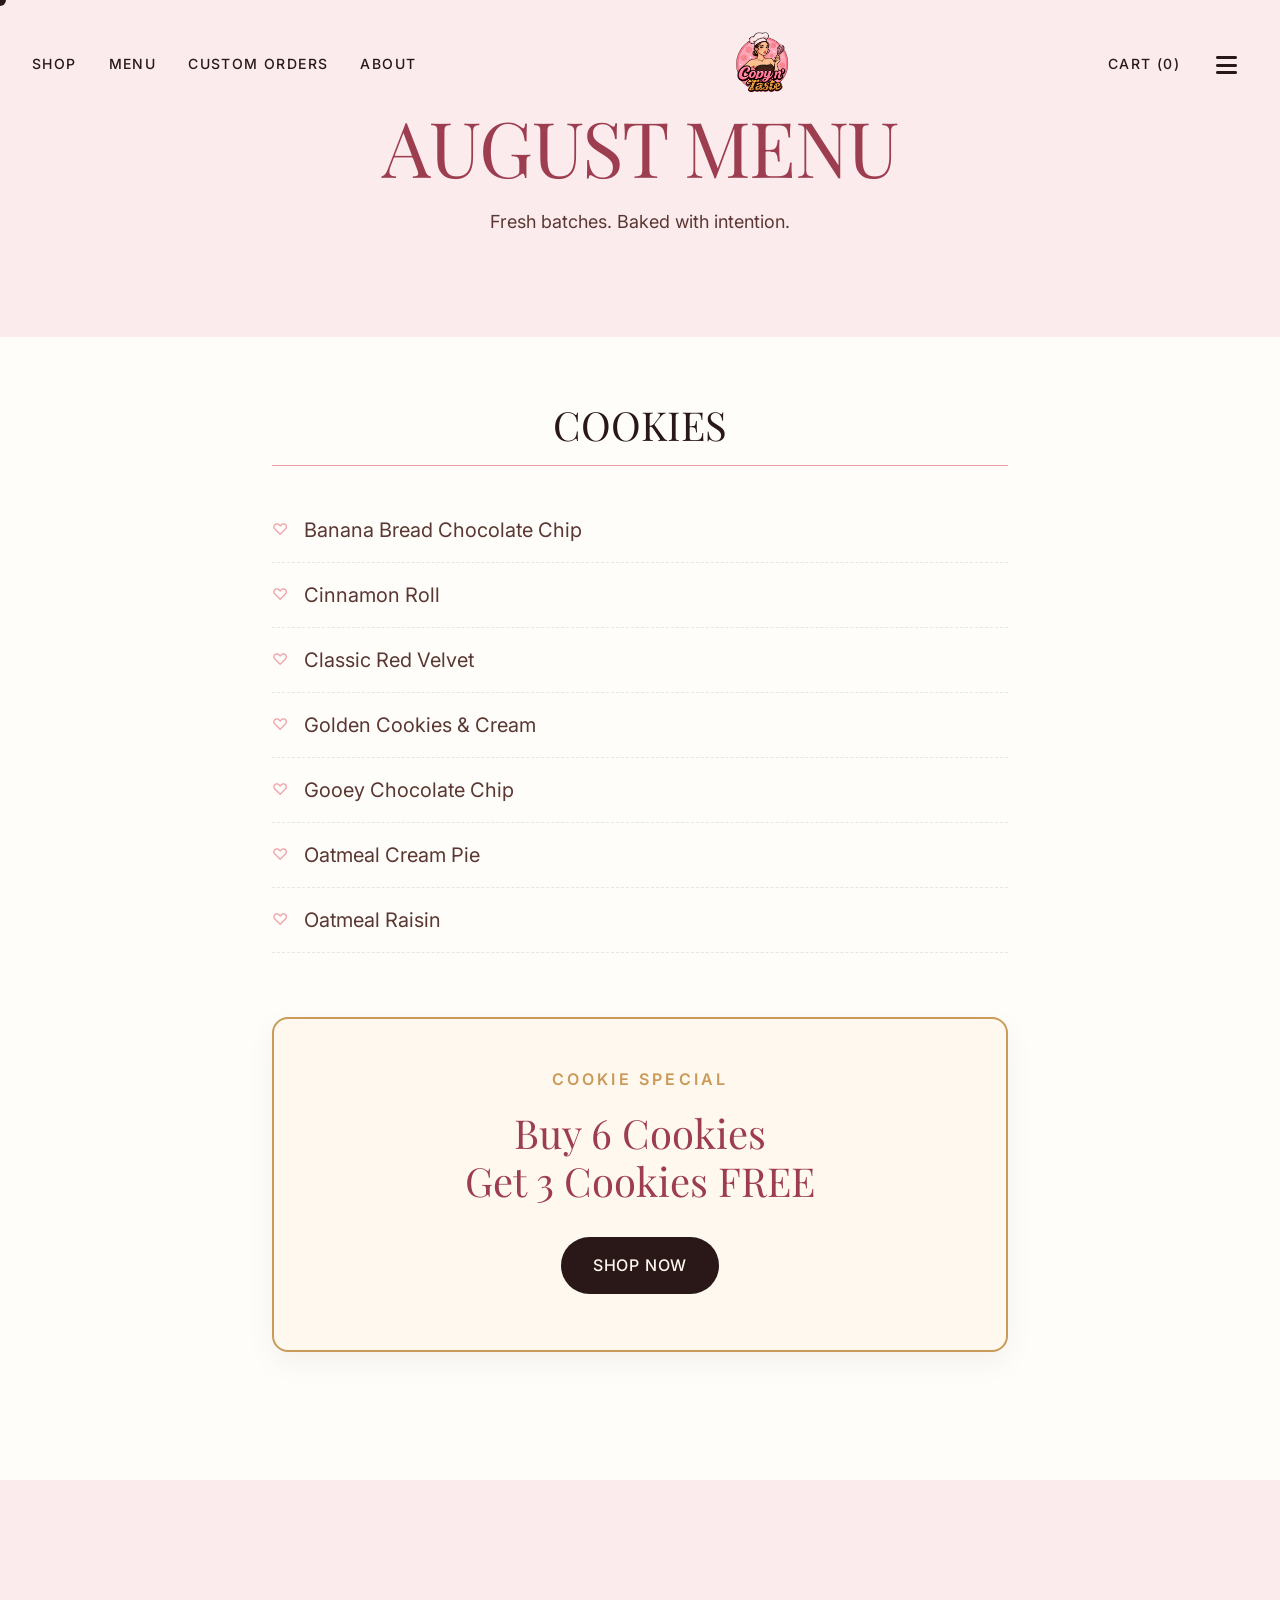
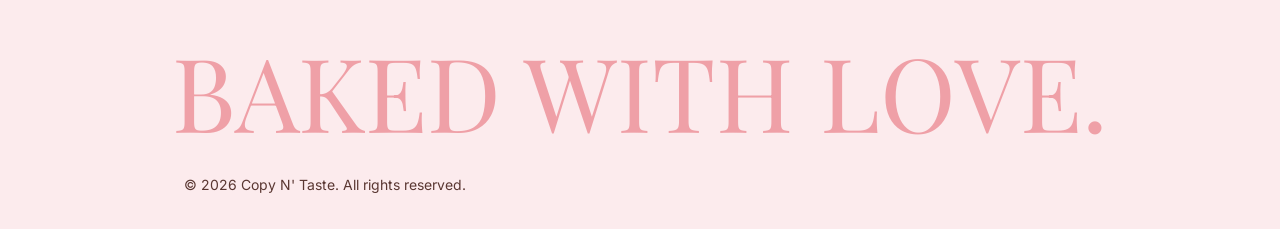
<file: menu.html>
<!DOCTYPE html>
<html lang="en">
<head>
  <meta charset="UTF-8">
  <meta name="viewport" content="width=device-width, initial-scale=1.0">
  <!-- Favicon -->
  <link rel="icon" type="image/png" href="favicon.png">
  <link rel="apple-touch-icon" href="favicon.png">

  <title>August Menu | Copy N' Taste</title>
  
  <link rel="stylesheet" href="css/style.css">
  <link rel="stylesheet" href="css/responsive.css">
  <link rel="stylesheet" href="https://cdnjs.cloudflare.com/ajax/libs/font-awesome/6.4.0/css/all.min.css">

  <style>
    .menu-hero {
      background-color: var(--pink-soft);
      padding: calc(var(--spacing-2xl) + 80px) 0 var(--spacing-lg);
      text-align: center;
    }
    .menu-title {
      font-size: clamp(3rem, 6vw, 5rem);
      color: var(--berry);
      margin-bottom: 1rem;
    }
    .menu-content {
      max-width: 800px;
      margin: 0 auto;
      padding: var(--spacing-lg) var(--container-padding) var(--spacing-xl);
    }
    .menu-category-title {
      font-family: var(--font-heading);
      font-size: 2.5rem;
      color: var(--chocolate);
      margin-bottom: 2rem;
      text-align: center;
      border-bottom: 1px solid var(--pink);
      padding-bottom: 1rem;
    }
    .menu-list {
      list-style: none;
      padding: 0;
      margin-bottom: 4rem;
    }
    .menu-list-item {
      font-family: var(--font-body);
      font-size: 1.25rem;
      color: var(--brown);
      padding: 1rem 0;
      border-bottom: 1px dashed rgba(41,24,23,0.1);
      display: flex;
      align-items: center;
    }
    .menu-list-item::before {
      content: '♡';
      color: var(--pink);
      margin-right: 1rem;
      font-size: 1rem;
    }
    .menu-special {
      background-color: var(--cream);
      border: 2px solid var(--gold);
      border-radius: var(--border-radius-md);
      padding: 3rem;
      text-align: center;
      box-shadow: 0 10px 30px rgba(41,24,23,0.05);
    }
    .menu-special-title {
      font-family: var(--font-body);
      text-transform: uppercase;
      letter-spacing: 0.2em;
      color: var(--gold);
      font-weight: 600;
      margin-bottom: 1rem;
    }
    .menu-special-offer {
      font-family: var(--font-heading);
      font-size: 2.5rem;
      color: var(--berry);
      line-height: 1.2;
    }
  </style>
</head>
<body>

  <!-- Custom Cursor -->
  <div class="custom-cursor"></div>

  <!-- Cart Overlay & Drawer -->
  <div class="cart-overlay"></div>
  <div class="cart-drawer">
    <div class="cart-header">
      <h3>Your Cart</h3>
      <button class="close-cart"><i class="fas fa-times"></i></button>
    </div>
    <div class="cart-items"></div>
    <div class="cart-footer">
      <div class="cart-subtotal">
        <span>Subtotal</span>
        <span class="cart-subtotal-amount">$0.00</span>
      </div>
      <a href="checkout.html" class="btn btn-primary btn-magnetic"><span class="btn-inner">Checkout</span></a>
      <button class="btn btn-secondary btn-continue">Continue Shopping</button>
    </div>
  </div>

  <!-- Mobile Menu -->
  <div class="mobile-overlay">
    <div class="mobile-nav-links">
      <a href="shop.html" class="mobile-nav-link">Shop</a>
      <a href="menu.html" class="mobile-nav-link">Menu</a>
      <a href="custom-orders.html" class="mobile-nav-link">Custom Orders</a>
      <a href="about.html" class="mobile-nav-link">About</a>
    </div>
  </div>

  <!-- Navbar -->
  <nav class="navbar scrolled">
    <div class="nav-links desktop-only">
      <a href="shop.html" class="nav-link">Shop</a>
      <a href="menu.html" class="nav-link">Menu</a>
      <a href="custom-orders.html" class="nav-link">Custom Orders</a>
      <a href="about.html" class="nav-link">About</a>
    </div>
    <a href="index.html" class="logo"><img src="images/logo.png" alt="Copy N' Taste" class="logo-img"></a>
    <div class="nav-icons">
      <a href="#" class="nav-link cart-link">Cart <span class="cart-count">(0)</span></a>
      <button class="mobile-menu-btn"><i class="fas fa-bars"></i></button>
    </div>
  </nav>

  <!-- Hero -->
  <section class="menu-hero">
    <div style="padding: 100px 0px;" class="container">
      <h1 class="menu-title">AUGUST MENU</h1>
      <p style="margin: 0 auto;">Fresh batches. Baked with intention.</p>
    </div>
  </section>

  <!-- Content -->
  <section class="menu-content">
    
    <h2 class="menu-category-title">COOKIES</h2>
    <ul class="menu-list">
      <li class="menu-list-item">Banana Bread Chocolate Chip</li>
      <li class="menu-list-item">Cinnamon Roll</li>
      <li class="menu-list-item">Classic Red Velvet</li>
      <li class="menu-list-item">Golden Cookies & Cream</li>
      <li class="menu-list-item">Gooey Chocolate Chip</li>
      <li class="menu-list-item">Oatmeal Cream Pie</li>
      <li class="menu-list-item">Oatmeal Raisin</li>
    </ul>

    <div class="menu-special">
      <div class="menu-special-title">Cookie Special</div>
      <div class="menu-special-offer">
        Buy 6 Cookies<br>
        Get 3 Cookies FREE
      </div>
      <div style="margin-top: 2rem;">
        <a href="shop.html" class="btn btn-primary btn-magnetic"><span class="btn-inner">Shop Now</span></a>
      </div>
    </div>

  </section>

  <!-- Footer -->
  <footer class="footer">
    <div class="container">
      <div class="footer-bottom" style="border-top: none;">
        <div class="footer-big-text" style="font-size: clamp(2rem, 8vw, 8rem);">BAKED WITH LOVE.</div>
        <p style="font-size: 0.875rem;">&copy; 2026 Copy N' Taste. All rights reserved.</p>
      </div>
    </div>
  </footer>

  <!-- Scripts -->
  <script src="js/cart.js"></script>
  <script src="js/main.js"></script>
</body>
</html>
</file>
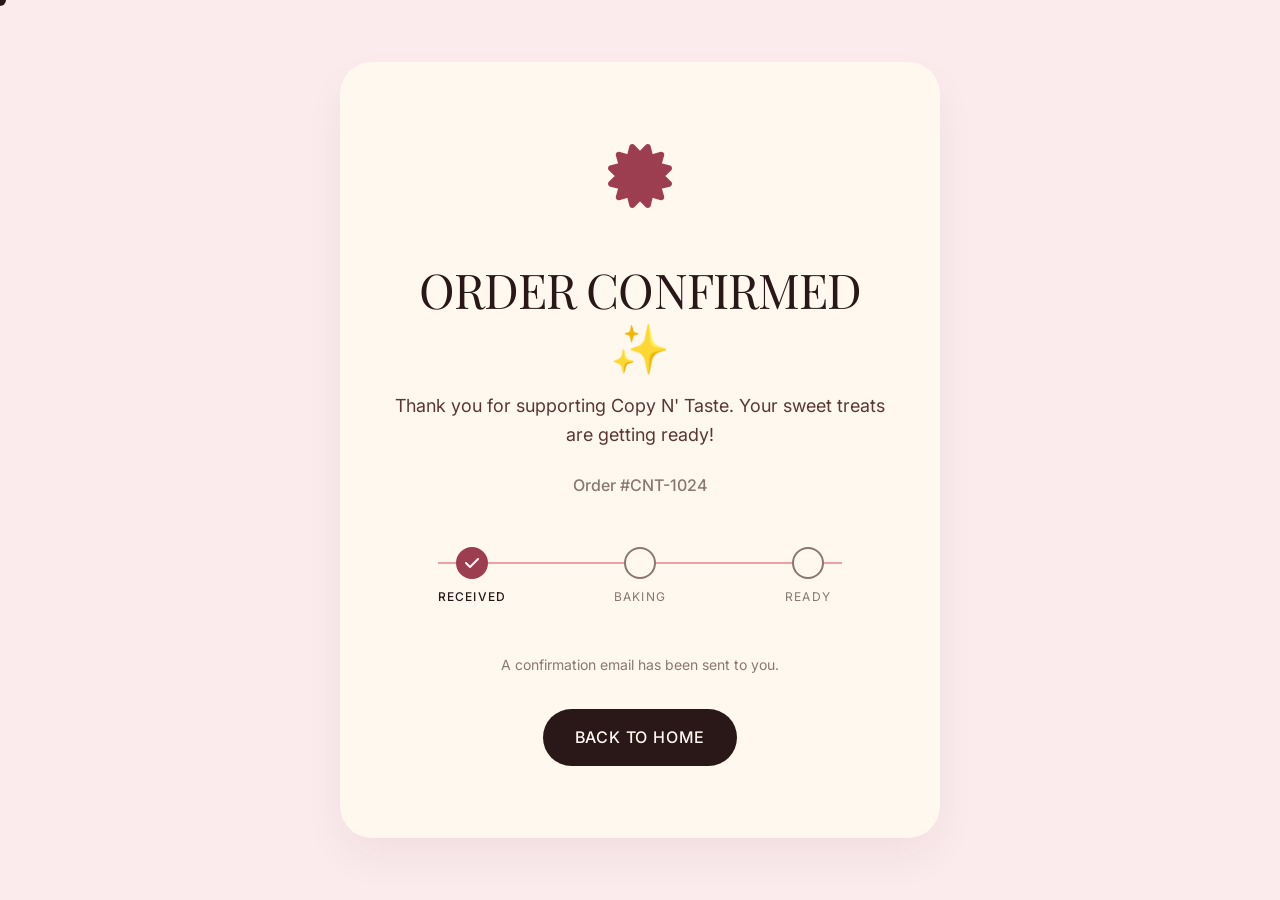
<file: order-success.html>
<!DOCTYPE html>
<html lang="en">
<head>
  <meta charset="UTF-8">
  <meta name="viewport" content="width=device-width, initial-scale=1.0">
  <!-- Favicon -->
  <link rel="icon" type="image/png" href="favicon.png">
  <link rel="apple-touch-icon" href="favicon.png">

  <title>Order Confirmed | Copy N' Taste</title>
  
  <link rel="stylesheet" href="css/style.css">
  <link rel="stylesheet" href="https://cdnjs.cloudflare.com/ajax/libs/font-awesome/6.4.0/css/all.min.css">
  
  <style>
    .success-container {
      min-height: 100vh;
      display: flex;
      align-items: center;
      justify-content: center;
      background-color: var(--pink-soft);
      text-align: center;
      padding: var(--spacing-md);
    }
    .success-card {
      background-color: var(--cream);
      padding: 4rem 3rem;
      border-radius: var(--border-radius-lg);
      max-width: 600px;
      width: 100%;
      box-shadow: 0 20px 40px rgba(41,24,23,0.05);
    }
    .success-icon {
      font-size: 4rem;
      color: var(--berry);
      margin-bottom: 2rem;
    }
    .order-number {
      font-family: var(--font-body);
      font-weight: 500;
      color: var(--muted);
      margin: 1.5rem 0 2.5rem;
    }
    .tracking-steps {
      display: flex;
      justify-content: space-between;
      position: relative;
      margin: 3rem 0;
    }
    .tracking-steps::before {
      content: '';
      position: absolute;
      top: 15px;
      left: 10%;
      right: 10%;
      height: 2px;
      background: var(--pink);
      z-index: 1;
    }
    .step {
      position: relative;
      z-index: 2;
      display: flex;
      flex-direction: column;
      align-items: center;
      width: 33.33%;
    }
    .step-dot {
      width: 32px;
      height: 32px;
      background: var(--cream);
      border: 2px solid var(--muted);
      border-radius: 50%;
      margin-bottom: 0.5rem;
      display: flex;
      align-items: center;
      justify-content: center;
      color: transparent;
      transition: all var(--transition-fast);
    }
    .step.active .step-dot {
      border-color: var(--berry);
      background: var(--berry);
      color: var(--warm-white);
    }
    .step-label {
      font-size: 0.75rem;
      text-transform: uppercase;
      letter-spacing: 0.1em;
      color: var(--muted);
    }
    .step.active .step-label {
      color: var(--chocolate);
      font-weight: 500;
    }
  </style>
</head>
<body>

  <!-- Custom Cursor -->
  <div class="custom-cursor"></div>

  <div class="success-container">
    <div class="success-card">
      <div class="success-icon animate-fade-up">
        <i class="fas fa-certificate"></i>
      </div>
      <h1 style="font-size: 3rem;">ORDER CONFIRMED ✨</h1>
      <p style="margin-top: 1rem;">Thank you for supporting Copy N' Taste. Your sweet treats are getting ready!</p>
      <div class="order-number">Order #CNT-1024</div>
      
      <div class="tracking-steps">
        <div class="step active">
          <div class="step-dot"><i class="fas fa-check"></i></div>
          <div class="step-label">Received</div>
        </div>
        <div class="step">
          <div class="step-dot"><i class="fas fa-check"></i></div>
          <div class="step-label">Baking</div>
        </div>
        <div class="step">
          <div class="step-dot"><i class="fas fa-check"></i></div>
          <div class="step-label">Ready</div>
        </div>
      </div>
      
      <p style="font-size: 0.875rem; color: var(--muted); margin-bottom: 2rem;">A confirmation email has been sent to you.</p>
      
      <a href="index.html" class="btn btn-primary btn-magnetic"><span class="btn-inner">Back to Home</span></a>
    </div>
  </div>

  <script src="js/main.js"></script>
  <script src="https://cdnjs.cloudflare.com/ajax/libs/gsap/3.12.2/gsap.min.js"></script>
  <script>
    document.addEventListener('DOMContentLoaded', () => {
      if(window.gsap) {
        gsap.fromTo('.success-card', 
          { y: 50, opacity: 0 },
          { y: 0, opacity: 1, duration: 1, ease: 'power3.out' }
        );
      }
    });
  </script>
</body>
</html>
</file>
<file: css/style.css>
@import url('https://fonts.googleapis.com/css2?family=Inter:wght@300;400;500;600&family=Playfair+Display:ital,wght@0,400;0,500;0,600;0,700;1,400;1,500&display=swap');

:root {
  /* Brand Colors */
  --pink: #EFA0A7;
  --pink-light: #F8D4D7;
  --pink-soft: #FCEBED;
  --cream: #FFF8EF;
  --warm-white: #FFFDF9;
  --chocolate: #291817;
  --brown: #5A3732;
  --berry: #9D3E50;
  --gold: #C99A58;
  --muted: #8A7773;

  /* Typography */
  --font-heading: 'Playfair Display', serif;
  --font-body: 'Inter', sans-serif;

  /* Spacing */
  --spacing-xs: 0.5rem;
  --spacing-sm: 1rem;
  --spacing-md: 2rem;
  --spacing-lg: 4rem;
  --spacing-xl: 8rem;

  /* Transitions */
  --transition-fast: 0.2s ease;
  --transition-smooth: 0.6s cubic-bezier(0.16, 1, 0.3, 1);
  --transition-bounce: 0.8s cubic-bezier(0.34, 1.56, 0.64, 1);

  /* Layout */
  --container-width: 1440px;
  --container-padding: 2rem;
  
  /* UI Elements */
  --border-radius-sm: 8px;
  --border-radius-md: 16px;
  --border-radius-lg: 32px;
  --border-radius-pill: 100px;
}

/* Reset */
*, *::before, *::after {
  box-sizing: border-box;
  margin: 0;
  padding: 0;
}

html {
  font-size: 16px;
  scroll-behavior: initial;
}

body {
  font-family: var(--font-body);
  background-color: var(--warm-white);
  color: var(--chocolate);
  line-height: 1.6;
  overflow-x: hidden;
  -webkit-font-smoothing: antialiased;
  -moz-osx-font-smoothing: grayscale;
}

/* Custom Cursor */
.custom-cursor {
  position: fixed;
  top: 0;
  left: 0;
  width: 12px;
  height: 12px;
  background-color: var(--chocolate);
  border-radius: 50%;
  pointer-events: none;
  z-index: 9999;
  transform: translate(-50%, -50%);
  transition: width var(--transition-fast), height var(--transition-fast), background-color var(--transition-fast);
  display: flex;
  align-items: center;
  justify-content: center;
  font-family: var(--font-body);
  font-size: 0.75rem;
  font-weight: 500;
  color: var(--warm-white);
  opacity: 0;
}

@media (pointer: fine) {
  .custom-cursor {
    opacity: 1;
  }
  body, .btn, a, button, input {
    cursor: none;
  }
}

.custom-cursor.hover-view {
  width: 80px;
  height: 80px;
  background-color: var(--pink);
  color: var(--chocolate);
}
.custom-cursor.hover-view::after {
  content: 'VIEW';
}

.custom-cursor.hover-add {
  width: 80px;
  height: 80px;
  background-color: var(--chocolate);
  color: var(--warm-white);
}
.custom-cursor.hover-add::after {
  content: 'ADD';
}

/* Typography */
h1, h2, h3, h4, h5, h6 {
  font-family: var(--font-heading);
  font-weight: 400;
  line-height: 1.2;
  margin-bottom: var(--spacing-sm);
  color: var(--chocolate);
}

h1 { font-size: clamp(3rem, 6vw, 6rem); text-transform: uppercase; letter-spacing: -0.02em; }
h2 { font-size: clamp(2.5rem, 5vw, 4.5rem); }
h3 { font-size: clamp(2rem, 3vw, 3rem); }

p {
  font-size: 1.125rem;
  color: var(--brown);
  max-width: 65ch;
}

a {
  color: inherit;
  text-decoration: none;
  transition: color var(--transition-fast);
}

.label {
  font-family: var(--font-body);
  font-size: 0.875rem;
  text-transform: uppercase;
  letter-spacing: 0.1em;
  font-weight: 500;
}

/* Layout */
.container {
  width: 100%;
  max-width: var(--container-width);
  margin: 0 auto;
  padding: 0 var(--container-padding);
}

section {
  padding: var(--spacing-xl) 0;
  position: relative;
}

/* Buttons */
.btn {
  display: inline-flex;
  align-items: center;
  justify-content: center;
  padding: 1rem 2rem;
  font-family: var(--font-body);
  font-weight: 500;
  font-size: 1rem;
  text-transform: uppercase;
  letter-spacing: 0.05em;
  border-radius: var(--border-radius-pill);
  border: none;
  cursor: pointer;
  transition: all var(--transition-smooth);
  position: relative;
  overflow: hidden;
}

.btn-primary {
  background-color: var(--chocolate);
  color: var(--cream);
}

.btn-primary:hover {
  background-color: var(--pink);
  color: var(--chocolate);
}

.btn-secondary {
  background-color: transparent;
  color: var(--chocolate);
  border: 1px solid var(--chocolate);
}

.btn-secondary:hover {
  background-color: var(--chocolate);
  color: var(--cream);
}

.btn-magnetic {
  display: inline-block;
}

.btn-inner {
  display: block;
  pointer-events: none;
}

/* Navbar */
.navbar {
  position: fixed;
  top: 0;
  left: 0;
  width: 100%;
  padding: 2rem var(--container-padding);
  display: flex;
  justify-content: space-between;
  align-items: center;
  z-index: 100;
  transition: all var(--transition-smooth);
}

.navbar.scrolled {
  background-color: rgba(255, 248, 239, 0.95);
  backdrop-filter: blur(15px);
  padding: 1rem var(--container-padding);
  box-shadow: 0 10px 30px rgba(41, 24, 23, 0.05);
}

.nav-links {
  display: flex;
  gap: 2rem;
  align-items: center;
}

.nav-link {
  font-family: var(--font-body);
  font-size: 0.875rem;
  text-transform: uppercase;
  letter-spacing: 0.1em;
  font-weight: 500;
  position: relative;
}

.nav-link::after {
  content: '';
  position: absolute;
  bottom: -4px;
  left: 0;
  width: 0;
  height: 1px;
  background-color: var(--chocolate);
  transition: width var(--transition-smooth);
}

.nav-link:hover::after {
  width: 100%;
}

.logo {
  font-family: var(--font-heading);
  font-size: 1.5rem;
  font-weight: 700;
  color: var(--berry);
  text-transform: uppercase;
  letter-spacing: 0.05em;
  display: flex;
  align-items: center;
  gap: 0.5rem;
}

.logo-img {
  height: 65px;
  width: auto;
  transition: height var(--transition-smooth);
  mix-blend-mode: multiply; /* Helps remove white backgrounds */
}

.navbar.scrolled .logo-img {
  height: 45px;
}

.nav-icons {
  display: flex;
  gap: 1.5rem;
  align-items: center;
}

/* Mobile Menu */
.mobile-menu-btn {
  display: none;
  background: none;
  border: none;
  font-size: 1.5rem;
  color: var(--chocolate);
  cursor: pointer;
  padding: 0.5rem;
  min-width: 44px;
  min-height: 44px;
  display: flex;
  align-items: center;
  justify-content: center;
}

.mobile-overlay {
  position: fixed;
  top: 0;
  left: 0;
  width: 100%;
  height: 100vh;
  background-color: var(--pink-soft);
  z-index: 99;
  display: flex;
  flex-direction: column;
  justify-content: center;
  align-items: center;
  opacity: 0;
  pointer-events: none;
  transition: opacity var(--transition-smooth);
}

.mobile-overlay.active {
  opacity: 1;
  pointer-events: all;
}

.mobile-nav-links {
  display: flex;
  flex-direction: column;
  gap: 2rem;
  text-align: center;
}

.mobile-nav-link {
  font-family: var(--font-heading);
  font-size: 3rem;
  color: var(--chocolate);
}

/* Loading Screen */
.loader {
  position: fixed;
  top: 0;
  left: 0;
  width: 100%;
  height: 100vh;
  background-color: var(--pink-soft);
  z-index: 99999;
  display: flex;
  flex-direction: column;
  justify-content: center;
  align-items: center;
}

.loader-text {
  margin-top: 2rem;
  font-family: var(--font-body);
  text-transform: uppercase;
  letter-spacing: 0.1em;
  font-size: 0.875rem;
}

.loader-percentage {
  font-family: var(--font-heading);
  font-size: 4rem;
  margin-top: 1rem;
}

/* Page Transition Overlay */
.page-transition {
  position: fixed;
  top: 0;
  left: 0;
  width: 100%;
  height: 100vh;
  background-color: var(--cream);
  z-index: 99998;
  transform: scaleY(0);
  transform-origin: top;
}

/* Cart Drawer */
.cart-drawer {
  position: fixed;
  top: 0;
  right: -100%;
  width: 100%;
  max-width: 450px;
  height: 100vh;
  background-color: var(--warm-white);
  z-index: 101;
  padding: 2rem;
  display: flex;
  flex-direction: column;
  box-shadow: -10px 0 30px rgba(41, 24, 23, 0.05);
}

.cart-overlay {
  position: fixed;
  top: 0;
  left: 0;
  width: 100%;
  height: 100vh;
  background-color: rgba(41, 24, 23, 0.3);
  backdrop-filter: blur(5px);
  z-index: 100;
  opacity: 0;
  pointer-events: none;
  transition: opacity var(--transition-smooth);
}

.cart-overlay.active {
  opacity: 1;
  pointer-events: all;
}

.cart-header {
  display: flex;
  justify-content: space-between;
  align-items: center;
  margin-bottom: 2rem;
}

.close-cart {
  background: none;
  border: none;
  font-size: 1.5rem;
  cursor: pointer;
  min-width: 44px;
  min-height: 44px;
  display: flex;
  align-items: center;
  justify-content: center;
}

.cart-items {
  flex: 1;
  overflow-y: auto;
  display: flex;
  flex-direction: column;
  gap: 1.5rem;
}

.cart-item {
  display: flex;
  gap: 1rem;
}

.cart-item-img {
  width: 80px;
  height: 80px;
  object-fit: cover;
  border-radius: var(--border-radius-sm);
}

.cart-item-details {
  flex: 1;
}

.cart-item-title {
  font-size: 1rem;
  margin-bottom: 0.25rem;
}

.cart-item-price {
  font-family: var(--font-body);
  font-weight: 500;
}

.quantity-controls {
  display: flex;
  align-items: center;
  gap: 1rem;
  margin-top: 0.5rem;
}

.qty-btn {
  background: none;
  border: 1px solid var(--muted);
  width: 32px;
  height: 32px;
  border-radius: 50%;
  display: flex;
  align-items: center;
  justify-content: center;
  cursor: pointer;
}

.cart-footer {
  margin-top: 2rem;
  padding-top: 2rem;
  border-top: 1px solid rgba(41, 24, 23, 0.1);
}

.cart-subtotal {
  display: flex;
  justify-content: space-between;
  margin-bottom: 1.5rem;
  font-family: var(--font-heading);
  font-size: 1.5rem;
}

.cart-footer .btn {
  width: 100%;
  margin-bottom: 1rem;
}

/* Footer */
.footer {
  background-color: var(--pink-soft);
  padding: var(--spacing-xl) 0 var(--spacing-md);
}

.footer-top {
  display: grid;
  grid-template-columns: 2fr 1fr 1fr 1fr;
  gap: 4rem;
  margin-bottom: var(--spacing-xl);
}

.footer-brand p {
  margin-top: 1rem;
}

.footer-links h4 {
  font-family: var(--font-body);
  font-size: 0.875rem;
  text-transform: uppercase;
  letter-spacing: 0.1em;
  margin-bottom: 1.5rem;
}

.footer-links ul {
  list-style: none;
}

.footer-links li {
  margin-bottom: 0.75rem;
}

.footer-newsletter input {
  width: 100%;
  background: transparent;
  border: none;
  border-bottom: 1px solid var(--chocolate);
  padding: 0.5rem 0;
  font-family: var(--font-body);
  font-size: 1rem;
  margin-bottom: 1rem;
  outline: none;
}

.footer-bottom {
  text-align: center;
  padding-top: var(--spacing-md);
  border-top: 1px solid rgba(41, 24, 23, 0.1);
}

.footer-big-text {
  font-family: var(--font-heading);
  font-size: clamp(3rem, 10vw, 12rem);
  text-align: center;
  line-height: 1;
  color: var(--pink);
  margin-bottom: 2rem;
}

/* ============================================
   HERO SECTION
   ============================================ */
.hero-section {
  position: relative;
  width: 100%;
  height: 100svh;
  min-height: 600px;
  display: flex;
  align-items: center;
  overflow: hidden;
  background-color: var(--pink-soft);
}

.hero-img-container {
  position: absolute;
  inset: 0;
  z-index: 0;
}

.hero-img {
  width: 100%;
  height: 100%;
  object-fit: cover;
  transform-origin: center;
}

.hero-content {
  position: relative;
  z-index: 2;
  display: flex;
  flex-direction: column;
  align-items: center;
  text-align: center;
}

.hero-title {
  color: var(--chocolate);
  overflow: hidden;
  text-shadow: none;
}

.reveal-text-wrapper {
  display: inline-block;
  overflow: hidden;
  vertical-align: bottom;
}

.reveal-text {
  display: inline-block;
  transform: translateY(110%);
}

/* Floating bakery elements */
.float-element {
  position: absolute;
  z-index: 1;
  transition: transform 0.1s linear;
}

/* ============================================
   FILE UPLOAD 
   ============================================ */
.file-upload-wrapper {
  border: 2px dashed var(--pink);
  border-radius: var(--border-radius-md);
  padding: 3rem;
  text-align: center;
  cursor: pointer;
  transition: background var(--transition-fast);
}

.file-upload-wrapper:hover {
  background: var(--pink-soft);
}

/* ============================================
   CHECKOUT OVERRIDES
   ============================================ */
.checkout-container {
  display: grid;
  grid-template-columns: 1fr 420px;
  gap: 4rem;
  align-items: start;
  padding: 3rem 0 5rem;
}

.checkout-section {
  margin-bottom: 2.5rem;
  padding-bottom: 2.5rem;
  border-bottom: 1px solid rgba(41, 24, 23, 0.08);
}

.checkout-section h3 {
  font-family: var(--font-body);
  font-size: 0.75rem;
  text-transform: uppercase;
  letter-spacing: 0.12em;
  font-weight: 600;
  color: var(--muted);
  margin-bottom: 1.5rem;
}

.checkout-summary {
  position: sticky;
  top: 100px;
  background: var(--pink-soft);
  border-radius: var(--border-radius-lg);
  padding: 2.5rem;
}

.form-row {
  display: flex;
  gap: 1rem;
}

.form-group {
  margin-bottom: 1rem;
}

.form-control {
  width: 100%;
  background: transparent;
  border: 1px solid rgba(41, 24, 23, 0.15);
  border-radius: var(--border-radius-sm);
  padding: 0.875rem 1rem;
  font-family: var(--font-body);
  font-size: 1rem;
  color: var(--chocolate);
  outline: none;
  transition: border-color var(--transition-fast);
}

.form-control:focus {
  border-color: var(--berry);
}

.form-control::placeholder {
  color: var(--muted);
}

.stripe-element-container {
  background: var(--warm-white);
  border: 1px solid rgba(41, 24, 23, 0.1);
  border-radius: var(--border-radius-md);
  padding: 2rem;
  display: flex;
  flex-direction: column;
  align-items: center;
  gap: 1rem;
  text-align: center;
}

.stripe-element-container .form-control {
  background: var(--warm-white);
}

.payment-method {
  margin-bottom: 1.5rem;
}

.summary-item {
  display: flex;
  justify-content: space-between;
  margin-bottom: 1rem;
  font-size: 0.9375rem;
}

.summary-total {
  display: flex;
  justify-content: space-between;
  margin-top: 1.5rem;
  padding-top: 1.5rem;
  border-top: 1px solid rgba(41, 24, 23, 0.1);
  font-family: var(--font-heading);
  font-size: 1.5rem;
}

/* Delivery option toggle */
.delivery-options {
  display: flex;
  gap: 1rem;
  margin-bottom: 1.5rem;
}

.delivery-option {
  flex: 1;
  border: 1px solid rgba(41, 24, 23, 0.15);
  border-radius: var(--border-radius-sm);
  padding: 1rem;
  cursor: pointer;
  display: flex;
  align-items: center;
  gap: 0.75rem;
  transition: all var(--transition-fast);
}

.delivery-option.active {
  border-color: var(--chocolate);
  background: rgba(41, 24, 23, 0.03);
}

.delivery-option input[type="radio"] {
  accent-color: var(--chocolate);
}

/* Arrow icon animation */
.arrow-icon {
  display: inline-block;
  transition: transform var(--transition-smooth);
}

.btn:hover .arrow-icon {
  transform: translateX(4px);
}
</file>
<file: css/responsive.css>
/* Responsive Rules for Copy N' Taste */

/* Tablet (768px - 1199px) */
@media screen and (max-width: 1199px) {
  :root {
    --spacing-xl: 6rem;
    --spacing-lg: 3rem;
  }
  
  .nav-links {
    gap: 1rem;
  }
  
  .footer-top {
    grid-template-columns: 1fr 1fr;
    gap: 2rem;
  }

  .hero-title {
    font-size: clamp(3rem, 7vw, 6rem);
  }
}

/* Mobile (up to 767px) */
@media screen and (max-width: 767px) {
  :root {
    --spacing-xl: 4rem;
    --spacing-lg: 2rem;
    --container-padding: 1.25rem;
  }

  /* Prevent horizontal overflow */
  html, body {
    overflow-x: hidden;
    max-width: 100vw;
  }

  * {
    box-sizing: border-box;
    max-width: 100%;
  }

  /* Disable Custom Cursor on Touch */
  .custom-cursor {
    display: none !important;
  }

  body, a, button, input, .btn {
    cursor: auto !important;
  }

  /* Magnetic buttons — disable on mobile */
  .btn-magnetic {
    transform: none !important;
  }

  /* Typography Adjustments */
  h1 { font-size: clamp(2.25rem, 9vw, 3rem); }
  h2 { font-size: clamp(1.75rem, 6vw, 2.5rem); }
  h3 { font-size: clamp(1.25rem, 5vw, 2rem); }

  /* Navbar */
  .desktop-only,
  .nav-links {
    display: none !important;
  }
  
  .mobile-menu-btn {
    display: block;
  }

  .navbar {
    padding: 0.75rem var(--container-padding);
  }

  .logo-img {
    height: 48px !important;
  }

  .navbar.scrolled .logo-img {
    height: 40px !important;
  }

  .nav-icons {
    gap: 0.75rem;
  }

  /* Hero */
  .hero-section {
    height: auto;
    min-height: 100svh;
    padding: 7rem var(--container-padding) 4rem;
    display: flex;
    align-items: center;
  }

  .hero-content {
    text-align: center;
    align-items: center;
  }

  .hero-title {
    font-size: clamp(2.25rem, 10vw, 3.5rem) !important;
    letter-spacing: -0.02em !important;
  }

  .hero-subtitle {
    font-size: 1rem !important;
  }

  .hero-cta {
    flex-direction: column !important;
    width: 100%;
    gap: 0.75rem !important;
  }

  .hero-cta .btn {
    width: 100%;
    justify-content: center;
  }

  /* Floating elements — hide on mobile for performance */
  .float-element {
    display: none;
  }

  /* About section */
  .about-section .container {
    grid-template-columns: 1fr !important;
    gap: 2rem;
  }

  .about-img-container {
    max-height: 400px;
    overflow: hidden;
    border-radius: var(--border-radius-md);
  }

  /* Product grids */
  .products-grid {
    grid-template-columns: repeat(2, 1fr) !important;
    gap: 1rem !important;
  }

  /* Very small screens */
  @media screen and (max-width: 400px) {
    .products-grid {
      grid-template-columns: 1fr !important;
    }
  }

  /* Product card */
  .product-card-img {
    height: 200px;
  }

  .product-card-body {
    padding: 1rem;
  }

  /* Cart Drawer */
  .cart-drawer {
    width: 100%;
    max-width: 100%;
  }

  /* Video Section */
  .video-section .container > div {
    grid-template-columns: 1fr !important;
  }

  /* Checkout layout */
  .checkout-container {
    grid-template-columns: 1fr !important;
    gap: 2rem;
  }

  .checkout-summary-col {
    order: -1; /* Show order summary above form on mobile */
  }

  .checkout-form-col .form-row {
    flex-direction: column !important;
    gap: 0 !important;
  }

  /* Buttons */
  .btn {
    padding: 1rem 1.75rem;
    font-size: 0.875rem;
    min-height: 48px; /* Comfortable touch target */
  }

  /* Forms */
  .form-control {
    font-size: 16px; /* Prevents iOS zoom on focus */
    padding: 0.875rem 1rem;
    min-height: 48px;
  }

  input[type="text"],
  input[type="email"],
  input[type="tel"],
  input[type="date"],
  textarea,
  select {
    font-size: 16px !important;
  }

  /* Footer */
  .footer-top {
    grid-template-columns: 1fr;
    gap: 2rem;
  }
  
  .footer-big-text {
    font-size: clamp(2.5rem, 15vw, 4rem);
    word-break: break-word;
  }

  /* Gallery */
  .gallery-grid {
    grid-template-columns: repeat(2, 1fr) !important;
  }

  /* Section spacing */
  section {
    padding-top: var(--spacing-lg) !important;
    padding-bottom: var(--spacing-lg) !important;
  }

  /* FAQ */
  .accordion-header {
    font-size: 1rem;
    text-align: left;
    gap: 1rem;
  }
}

/* Small mobile (up to 380px) */
@media screen and (max-width: 380px) {
  :root {
    --container-padding: 1rem;
  }

  .hero-title {
    font-size: clamp(2rem, 10vw, 2.5rem) !important;
  }

  .btn {
    padding: 0.875rem 1.25rem;
  }

  .logo-img {
    height: 40px !important;
  }
}

/* Reduced Motion */
@media (prefers-reduced-motion: reduce) {
  * {
    animation-duration: 0.01ms !important;
    animation-iteration-count: 1 !important;
    transition-duration: 0.01ms !important;
    scroll-behavior: auto !important;
  }
  
  .custom-cursor {
    display: none !important;
  }
}
</file>
<file: css/checkout.css>
/* Checkout and Cart Full Page Styles */

.checkout-container {
  display: grid;
  grid-template-columns: 1.5fr 1fr;
  gap: 4rem;
  padding: 4rem 0;
}

@media (max-width: 991px) {
  .checkout-container {
    grid-template-columns: 1fr;
    gap: 3rem;
  }
}

.checkout-section {
  margin-bottom: 3rem;
}

.checkout-section h3 {
  font-family: var(--font-body);
  font-size: 1.125rem;
  text-transform: uppercase;
  letter-spacing: 0.1em;
  margin-bottom: 1.5rem;
  padding-bottom: 0.5rem;
  border-bottom: 1px solid rgba(41, 24, 23, 0.1);
}

.form-row {
  display: flex;
  gap: 1rem;
  margin-bottom: 1rem;
}

.form-group {
  flex: 1;
  position: relative;
}

.form-control {
  width: 100%;
  padding: 1rem;
  background-color: transparent;
  border: 1px solid var(--muted);
  border-radius: var(--border-radius-sm);
  font-family: var(--font-body);
  font-size: 1rem;
  color: var(--chocolate);
  transition: border-color var(--transition-fast);
}

.form-control:focus {
  outline: none;
  border-color: var(--chocolate);
}

.form-control::placeholder {
  color: var(--muted);
}

.checkout-summary {
  background-color: var(--pink-soft);
  padding: 2rem;
  border-radius: var(--border-radius-md);
  position: sticky;
  top: 100px;
}

.summary-item {
  display: flex;
  justify-content: space-between;
  margin-bottom: 1rem;
  font-size: 1rem;
}

.summary-total {
  display: flex;
  justify-content: space-between;
  margin-top: 2rem;
  padding-top: 1.5rem;
  border-top: 1px solid rgba(41, 24, 23, 0.1);
  font-family: var(--font-heading);
  font-size: 1.5rem;
  font-weight: 500;
}

.payment-method {
  border: 1px solid var(--muted);
  border-radius: var(--border-radius-sm);
  padding: 1.5rem;
  margin-top: 1.5rem;
  background-color: var(--warm-white);
}

.payment-placeholder {
  display: flex;
  flex-direction: column;
  align-items: center;
  justify-content: center;
  gap: 1rem;
  padding: 2rem;
  text-align: center;
  color: var(--muted);
}

.stripe-element-container {
  min-height: 200px;
}

/* Custom Order Form */
.custom-order-form {
  max-width: 800px;
  margin: 0 auto;
  background-color: var(--cream);
  padding: 3rem;
  border-radius: var(--border-radius-lg);
  box-shadow: 0 10px 40px rgba(41, 24, 23, 0.05);
}

.file-upload-wrapper {
  border: 2px dashed var(--pink);
  padding: 2rem;
  text-align: center;
  border-radius: var(--border-radius-sm);
  cursor: pointer;
  margin-bottom: 1rem;
  transition: background-color var(--transition-fast);
}

.file-upload-wrapper:hover {
  background-color: var(--pink-soft);
}
</file>
